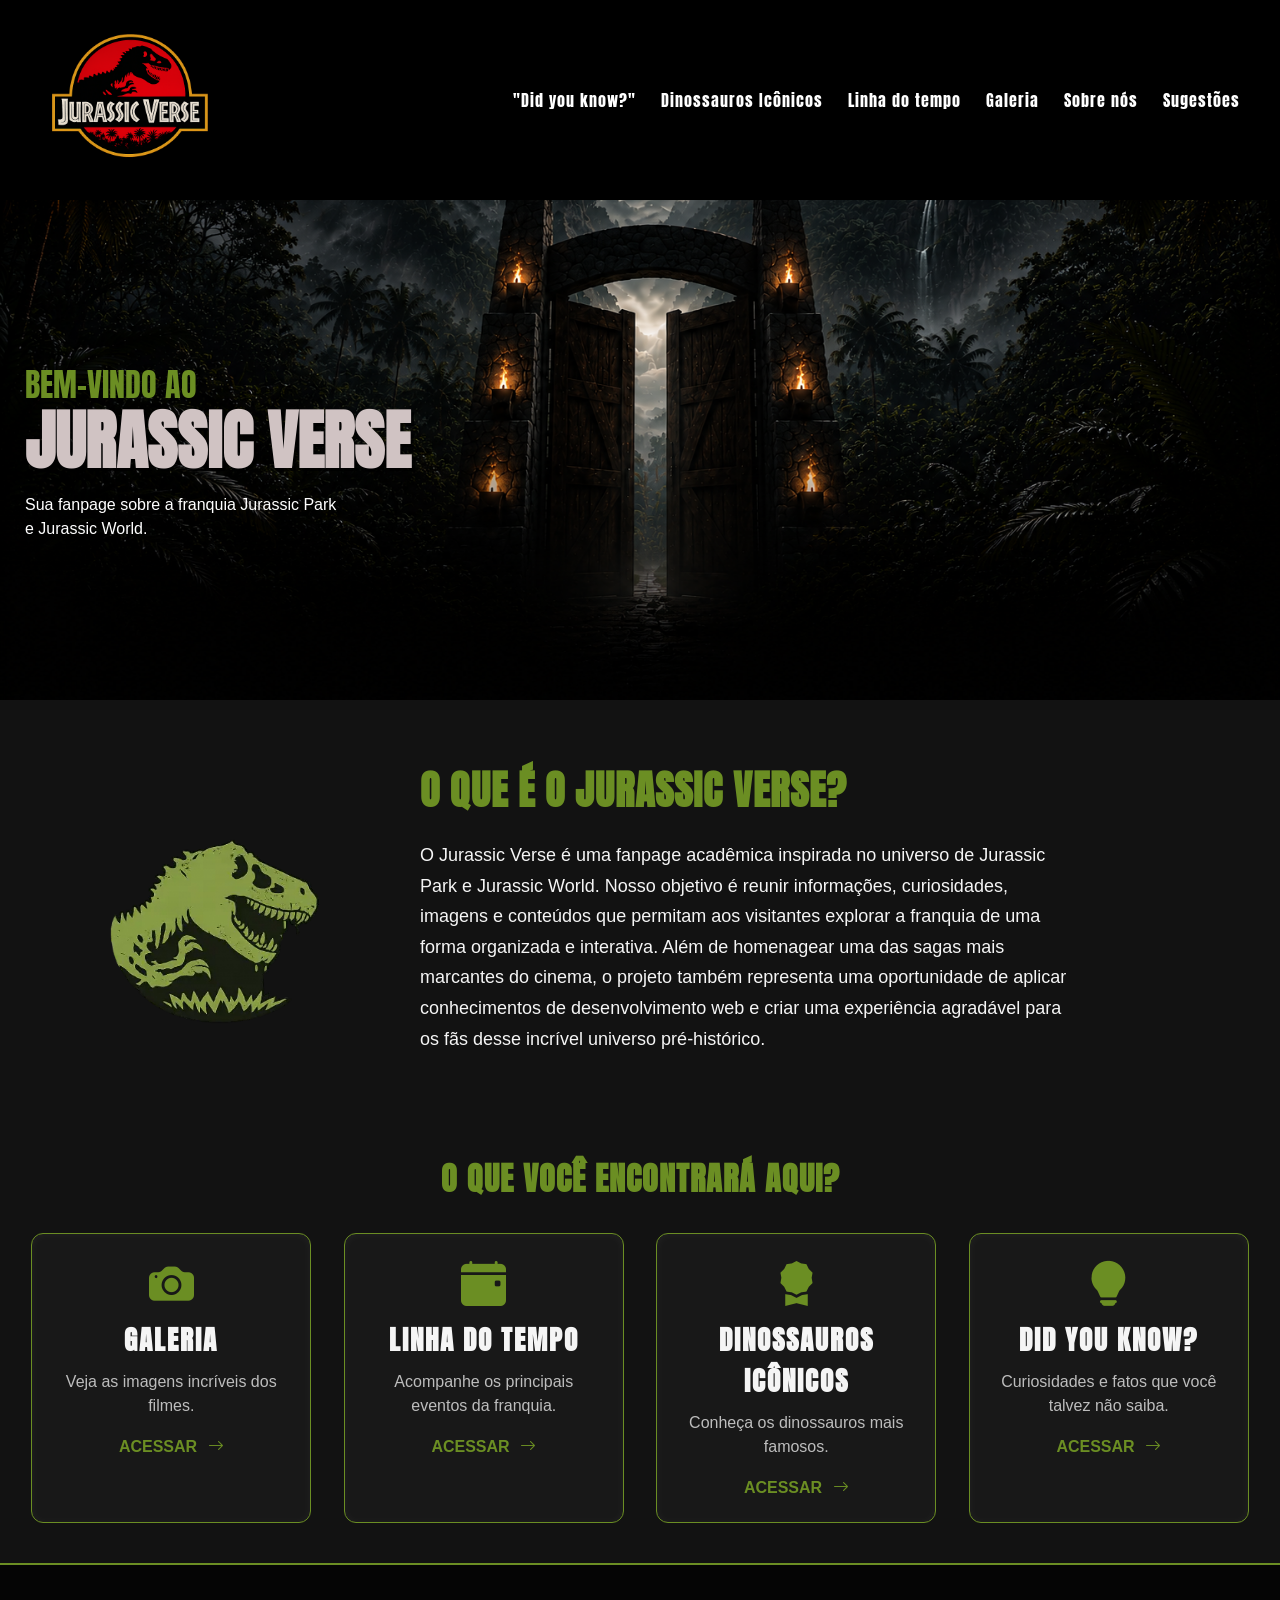
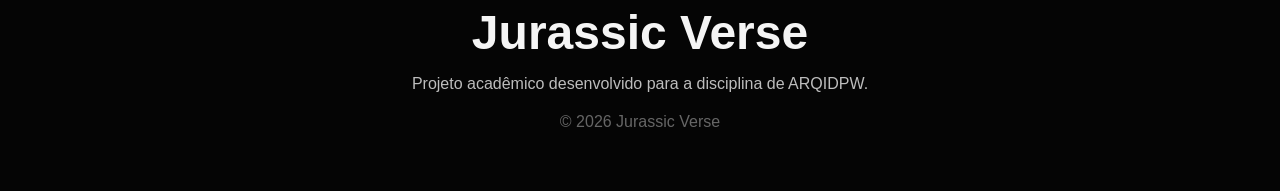
<file: index.html>
<!DOCTYPE html>
<html lang="pt-BR">
<head>
    <!-- Configurações básicas da página -->
    <meta charset="UTF-8">
    <meta name="viewport" content="width=device-width, initial-scale=1.0">
    <title>Jurassic Verse</title>

    <!-- CSS da página inicial -->
    <link rel="stylesheet" href="./css/index.css">

    <!-- CSS global usado em todas as páginas -->
    <link rel="stylesheet" href="./css/global.css">

    <!-- Favicon da página -->
    <link rel="shortcut icon" href="./img/logo.webp" type="image/x-icon">

    <!-- JavaScript do menu hamburguer -->
    <script src="./js/menu.js"></script>

    <!-- Ícones Bootstrap -->
    <link rel="stylesheet" href="https://cdn.jsdelivr.net/npm/bootstrap-icons@1.13.1/font/bootstrap-icons.min.css">

    <!-- Fontes Google utilizadas no projeto -->
    <link rel="preconnect" href="https://fonts.googleapis.com">
    <link rel="preconnect" href="https://fonts.gstatic.com" crossorigin>
    <link href="https://fonts.googleapis.com/css2?family=Anton&family=Bebas+Neue&family=Fjalla+One&family=Skranji:wght@400;700&family=Vina+Sans&display=swap" rel="stylesheet">
</head>

<body>

    <!-- ============================= -->
    <!-- CABEÇALHO DA PÁGINA -->
    <!-- ============================= -->
    <header>

        <!-- Logo principal do site -->
        <img src="./img/logo.webp" class="logo" loading="lazy" alt="Logo Jurassic Fan">

        <!-- Ícone do menu hamburguer, exibido no mobile -->
        <i class="bi bi-list" onclick="clickMenu()"></i>

        <!-- Menu de navegação principal -->
        <nav id="menu">
            <ul id="nav-bar">


                <li><a href="./html/did.html" class="nav-item">"Did you know?"</a></li>
                <li><a href="./html/iconicos.html" class="nav-item">Dinossauros Icônicos</a></li>
                <li><a href="./html/linhadotempo.html" class="nav-item">Linha do tempo</a></li>
                <li><a href="./html/galeria.html" class="nav-item">Galeria</a></li>
                <li><a href="./html/sobre.html" class="nav-item">Sobre nós</a></li>
                <li><a href="./html/sugestoes.html" class="nav-item">Sugestões</a></li>

            </ul>
        </nav>
    </header>


    <!-- ============================= -->
    <!-- CONTEÚDO PRINCIPAL -->
    <!-- ============================= -->
    <main>

        <!-- Banner inicial da Home -->
        <section class="banner-home">
            <p>Bem-vindo ao</p>

            <h1>Jurassic Verse</h1>

            <p>
                Sua fanpage sobre a franquia Jurassic Park e Jurassic World.
            </p>
        </section>


        <!-- Seção de apresentação do projeto -->
        <section class="sobre-home">

            <!-- Ícone visual do T-Rex -->
            <img src="img/icon-t-rex.webp" alt="Logo T-Rex verde">

            <!-- Texto explicando o objetivo da fanpage -->
            <div>
                <h2>O que é o Jurassic Verse?</h2>

                <p>
                    O Jurassic Verse é uma fanpage acadêmica inspirada no universo de Jurassic Park e Jurassic World. 
                    Nosso objetivo é reunir informações, curiosidades, imagens e conteúdos que permitam aos visitantes explorar a franquia de uma forma organizada e interativa. 
                    Além de homenagear uma das sagas mais marcantes do cinema, o projeto também representa uma oportunidade de aplicar conhecimentos de 
                    desenvolvimento web e criar uma experiência agradável para os fãs desse incrível universo pré-histórico.
                </p>
            </div>
        </section>


        <!-- Seção com links para os principais conteúdos do site -->
        <!-- Esta estrutura também funciona como lista exigida no projeto -->
        <section class="conteudo-home">
            <h2>O que você encontrará aqui?</h2>

            <ul>

                <!-- Card  para a página Galeria -->
                <li>
                    <i class="bi bi-camera-fill"></i>

                    <h3>Galeria</h3>

                    <p>
                        Veja as imagens incríveis dos filmes.
                    </p>

                    <a href="./html/galeria.html">
                        Acessar
                        <i class="bi bi-arrow-right"></i>
                    </a>
                </li>


                <!-- Card  para a página Linha do Tempo -->
                <li>
                    <i class="bi bi-calendar-event-fill"></i>

                    <h3>Linha do tempo</h3>

                    <p>
                        Acompanhe os principais eventos da franquia.
                    </p>

                    <a href="./html/linhadotempo.html">
                        Acessar
                        <i class="bi bi-arrow-right"></i>
                    </a>
                </li>


                <!-- Card  para a página Dinossauros Icônicos -->
                <li>
                    <i class="bi bi-award-fill"></i>

                    <h3>Dinossauros Icônicos</h3>

                    <p>
                        Conheça os dinossauros mais famosos.
                    </p>

                    <a href="./html/iconicos.html">
                        Acessar
                        <i class="bi bi-arrow-right"></i>
                    </a>
                </li>


                <!-- Card  para a página de curiosidades -->
                <li>
                    <i class="bi bi-lightbulb-fill"></i>

                    <h3>Did you Know?</h3>

                    <p>
                        Curiosidades e fatos que você talvez não saiba.
                    </p>

                    <a href="./html/did.html">
                        Acessar
                        <i class="bi bi-arrow-right"></i>
                    </a>
                </li>

            </ul>
        </section>

    </main>


    <!-- ============================= -->
    <!-- RODAPÉ DA PÁGINA -->
    <!-- ============================= -->
    <footer>

        <h3>Jurassic Verse</h3>

        <p>
            Projeto acadêmico desenvolvido para a disciplina
            de ARQIDPW.
        </p>

        <p class="copyright">
            &copy; 2026 Jurassic Verse
        </p>

    </footer>

</body>
</html>
</file>
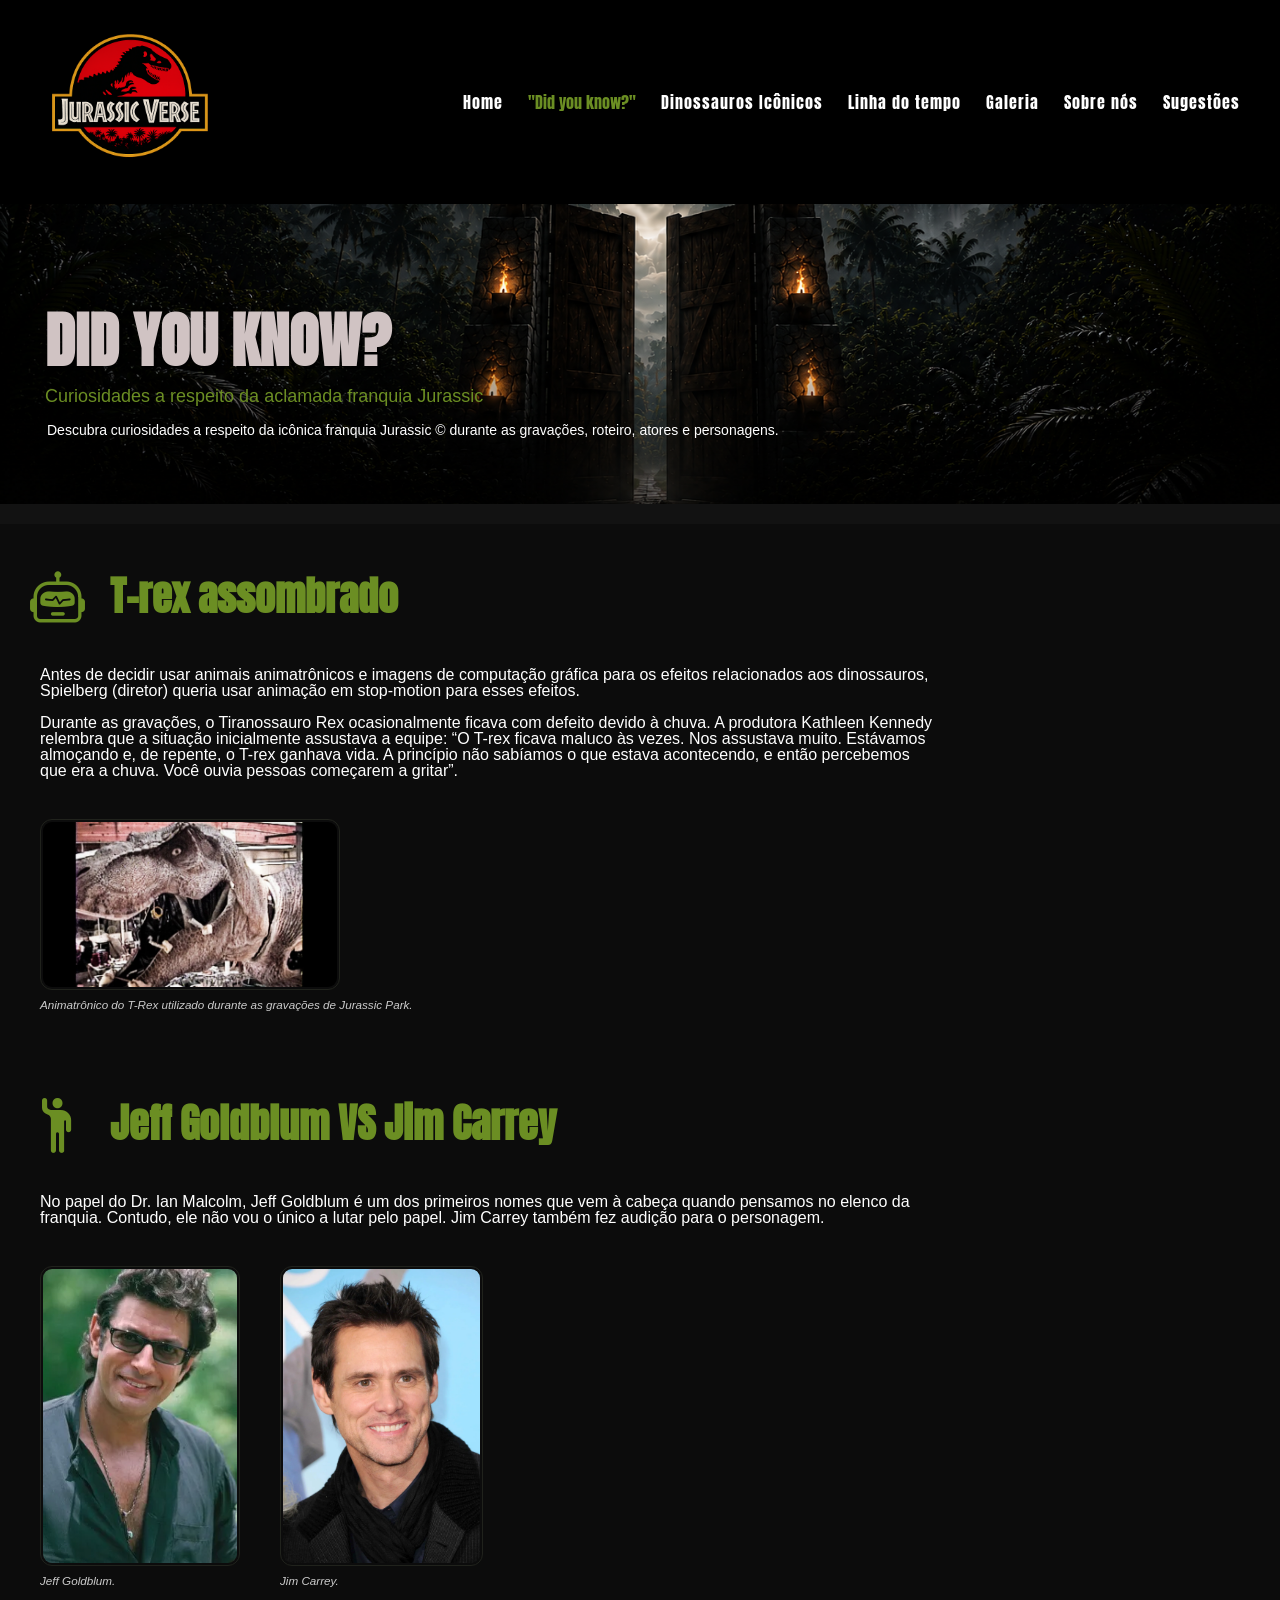
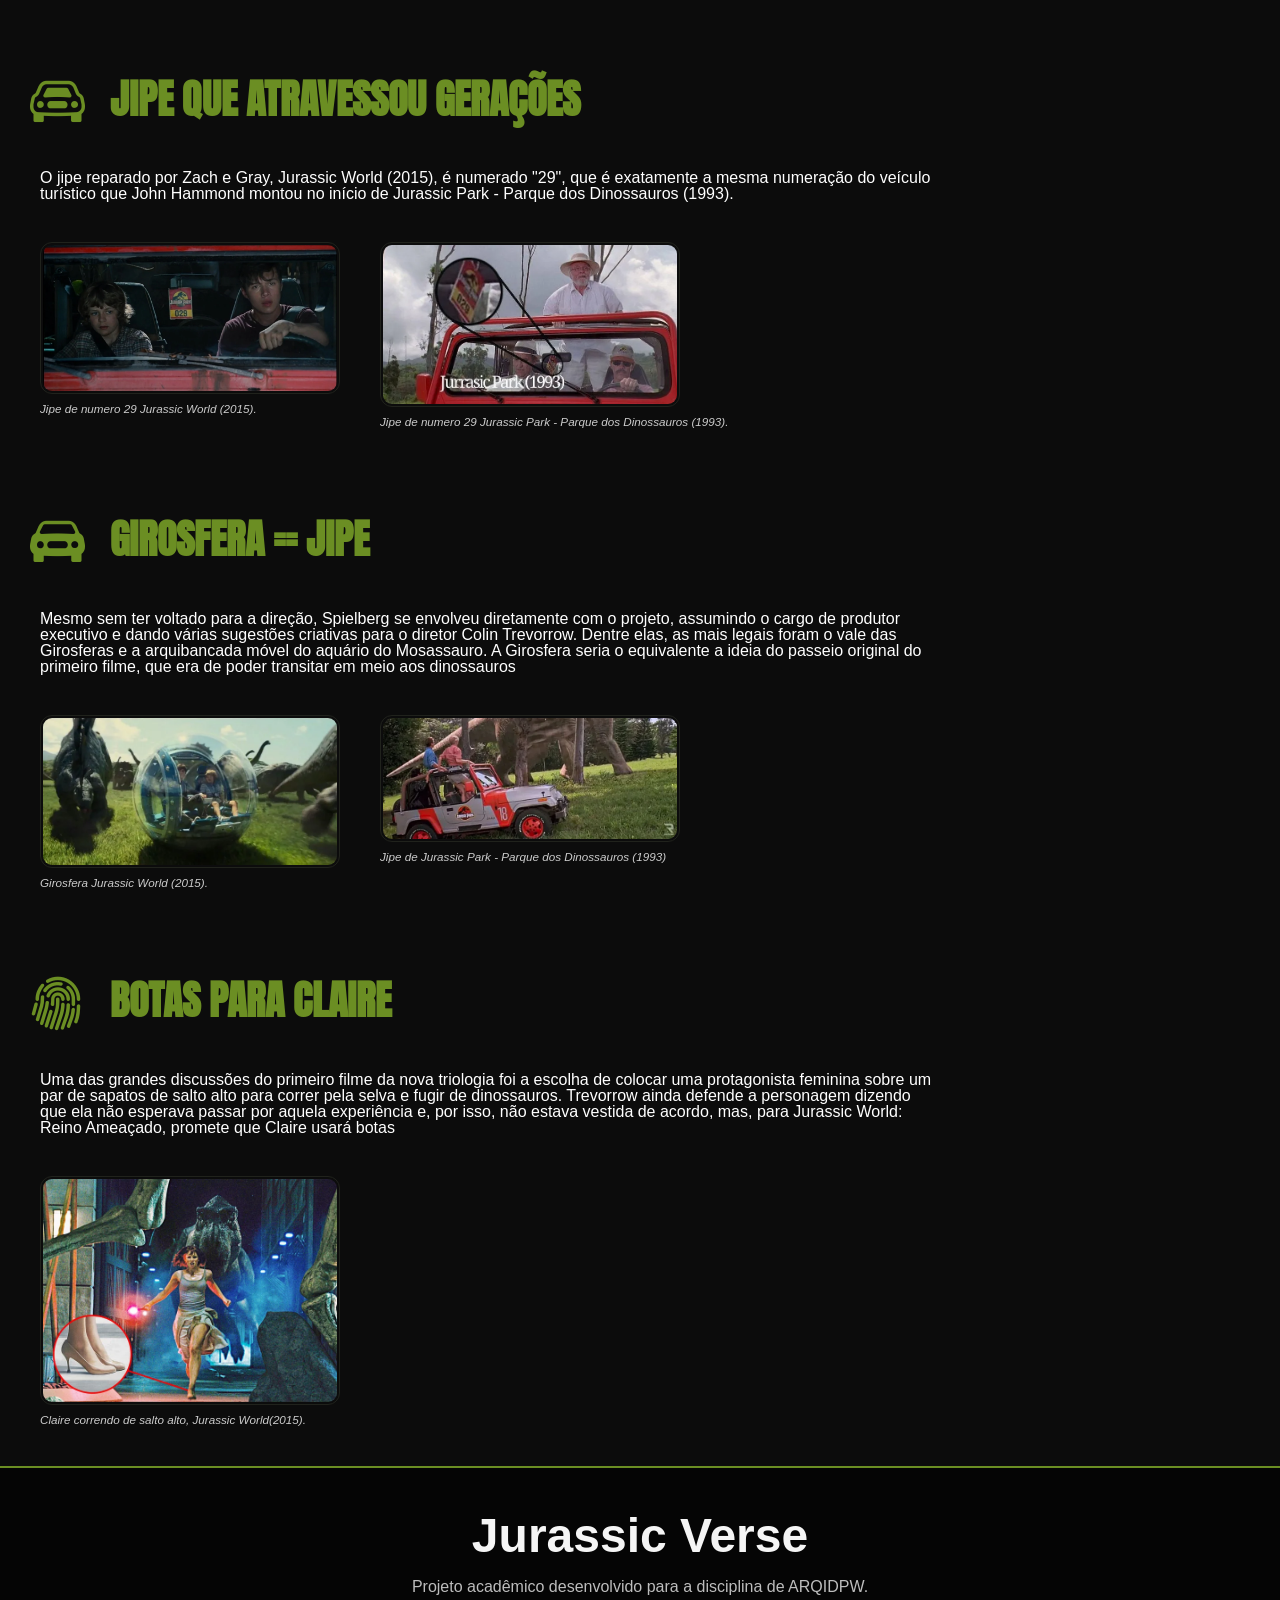
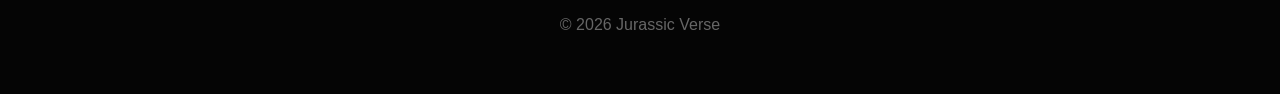
<file: html/did.html>
<!DOCTYPE html>
<html lang="pt-BR">
<head>
    <!-- Configurações básicas da página -->
    <meta charset="UTF-8">
    <meta name="viewport" content="width=device-width, initial-scale=1.0">
    <title>Jurassic Verse - "Did you know?"</title>
    <!-- favicon -->
    <link rel="shortcut icon" href="../img/logo.webp" type="image/x-icon">
    <!-- CSS da página -->
    <link rel="stylesheet" href="../css/did.css">
    <link rel="stylesheet" href="../css/global.css">

    <!-- JavaScript do menu hamburguer da página -->
    <script src="../js/menu.js"></script>

    <!-- Ícones Bootstrap -->
    <link rel="stylesheet" href="https://cdn.jsdelivr.net/npm/bootstrap-icons@1.13.1/font/bootstrap-icons.min.css">

    <!-- Fontes Google -->
    <link rel="preconnect" href="https://fonts.googleapis.com">
    <link rel="preconnect" href="https://fonts.gstatic.com" crossorigin>

    <link href="https://fonts.googleapis.com/css2?family=Anton&family=Bebas+Neue&family=Fjalla+One&family=Skranji:wght@400;700&family=Vina+Sans&display=swap" rel="stylesheet">
</head>

<body>

    <!-- Cabeçalho da página -->
    <header>
        <a href="../index.html"><img src="../img/logo.webp" class="logo" loading="lazy" alt="Logo Jurassic Fan"></a>

        <!-- Ícone do menu mobile -->
        <i class="bi bi-list" onclick="clickMenu()"></i>

        <!-- Menu de navegação -->
        <nav id="menu">
            <ul id="nav-bar">
                <li ><a href="../index.html" class="nav-item" >Home</a></li>
                <li class="nav-item-selected">"Did you know?"</li>
                <li ><a href="./iconicos.html" class="nav-item" >Dinossauros Icônicos</a></li>
                <li ><a href="./linhadotempo.html" class="nav-item" >Linha do tempo</a></li>
                <li ><a href="./galeria.html" class="nav-item">Galeria</a></li>
                <li ><a href="./sobre.html"  class="nav-item">Sobre nós</a></li>
                <li ><a href="./sugestoes.html" class="nav-item">Sugestões</a></li>
            </ul>
        </nav>
    </header>

    <!-- Conteúdo principal -->
    <main>
        <!-- Banner da galeria -->
        <section class="banner-galeria">
            <h1>DID YOU KNOW?</h1>
            <p id="paragrafo-verde">
                Curiosidades a respeito da aclamada franquia Jurassic
            </p>
            <p id="descricao">
                Descubra curiosidades a respeito da icônica franquia Jurassic &copy; durante as gravações, roteiro, atores e personagens.            
            </p>
        </section>

         <!-- curiosidades  -->
        
        <section class="curiosidade">
            <h2><i class="bi bi-robot"></i>T-rex assombrado</h2>

            <p>
                Antes de decidir usar animais animatrônicos e imagens de computação gráfica para os efeitos relacionados aos dinossauros, Spielberg (diretor) queria usar animação em stop-motion para esses efeitos.
                <br><br>
                Durante as gravações, o Tiranossauro Rex ocasionalmente ficava com defeito devido à chuva. A produtora Kathleen Kennedy relembra que a situação inicialmente assustava a equipe: “O T-rex ficava maluco às vezes. Nos assustava muito. Estávamos almoçando e, de repente, o T-rex ganhava vida. A princípio não sabíamos o que estava acontecendo, e então percebemos que era a chuva. Você ouvia pessoas começarem a gritar”.
            </p>

            <figure>
                <img src="../img/did-you-know/animatronico-jurassic-1.webp" alt="Animatrônico do T-Rex durante as gravações">
                <figcaption>
                    Animatrônico do T-Rex utilizado durante as gravações de Jurassic Park.
                </figcaption>
            </figure>
        </section>
        <section class="curiosidade">
            <h2><i class="bi bi-person-raised-hand"></i>Jeff Goldblum VS Jim Carrey</h2>

            <p>
                No papel do Dr. Ian Malcolm, Jeff Goldblum é um dos primeiros nomes que vem à cabeça quando pensamos no elenco da franquia. Contudo, ele não vou o único a lutar pelo papel. Jim Carrey também fez audição para o personagem.
            </p>
            <div class="imgs">
                <figure>
                <img class="imagem-retrato" src="../img/did-you-know/jeff goldblum.webp" alt="Jeff Goldblum">
                <figcaption>
                    Jeff Goldblum.
                </figcaption>
            </figure>
            <figure>
                <img class="imagem-retrato" src="../img/did-you-know/jim-carrey.webp" alt="Jim Carrey">
                <figcaption>
                    Jim Carrey.
                </figcaption>
            </div>
            
        </section>
        <section class="curiosidade">
            <h2><i class="bi bi-car-front"></i>JIPE QUE ATRAVESSOU GERAÇÕES</h2>

            <p>
                O jipe reparado por Zach e Gray, Jurassic World (2015), é numerado "29", que é exatamente a mesma numeração do veículo turístico que John Hammond montou no início de Jurassic Park - Parque dos Dinossauros (1993).
            </p>
            <div class="imgs">
            <figure>
                <img src="../img/did-you-know/jipe-1.webp" alt="Jurassic World (2015)">
                <figcaption>
                    Jipe de numero 29 Jurassic World (2015).
                </figcaption>
            </figure>
            <figure>
                <img src="../img/did-you-know/jipe-2.webp" alt="Jurassic Park - Parque dos Dinossauros (1993)">
                <figcaption>
                    Jipe de numero 29 Jurassic Park - Parque dos Dinossauros (1993).
                </figcaption>
            </div>
            
        </section>

        <section class="curiosidade">
            <h2><i class="bi bi-car-front-fill"></i>GIROSFERA == JIPE</h2>

            <p>
                Mesmo sem ter voltado para a direção, Spielberg se envolveu diretamente com o projeto, assumindo o cargo de produtor executivo e dando várias sugestões criativas para o diretor Colin Trevorrow. Dentre elas, as mais legais foram o vale das Girosferas e a arquibancada móvel do aquário do Mosassauro. A Girosfera seria o equivalente a ideia do passeio original do primeiro filme, que era de poder transitar em meio aos dinossauros
            </p>
            <div class="imgs">
                <figure>
                    <img src="../img/did-you-know/girosfera.webp" alt="Jurassic World (2015)">
                    <figcaption>
                        Girosfera Jurassic World (2015).
                    </figcaption>
                </figure>
                <figure>
                    <img src="../img/did-you-know/jipe-3.webp" alt="Jurassic Park - Parque dos Dinossauros (1993)">
                    <figcaption>
                        Jipe de Jurassic Park - Parque dos Dinossauros (1993)
                    </figcaption>
                </figure>
            </div>
            
        </section>
        <section class="curiosidade">
            <h2><i class="bi bi-fingerprint"></i>BOTAS PARA CLAIRE</h2>

            <p>
                Uma das grandes discussões do primeiro filme da nova triologia foi a escolha de colocar uma protagonista feminina sobre um par de sapatos de salto alto para correr pela selva e fugir de dinossauros. Trevorrow ainda defende a personagem dizendo que ela não esperava passar por aquela experiência e, por isso, não estava vestida de acordo, mas, para Jurassic World: Reino Ameaçado, promete que Claire usará botas
            </p>
            
            <figure>
                <img src="../img/did-you-know/claire-de-saltos.webp" alt="Jurassic World (2015)">
                <figcaption>
                    Claire correndo de salto alto, Jurassic World(2015).
                </figcaption>
            </figure>
            
            
            
        </section>
    </main>

    <!-- Rodapé da página -->
    <footer>

        <h3>Jurassic Verse</h3>

        <p>
            Projeto acadêmico desenvolvido para a disciplina
            de ARQIDPW.
        </p>

        <p class="copyright">
            &copy; 2026 Jurassic Verse
        </p>

    </footer>

    <!-- Script do menu mobile -->
    <script>
        function clickMenu() {
            if (menu.style.display == 'block') {
                menu.style.display = 'none'
            }
            else {
                menu.style.display = 'block'
            }
        }
    </script>

</body>
</html>
</file>
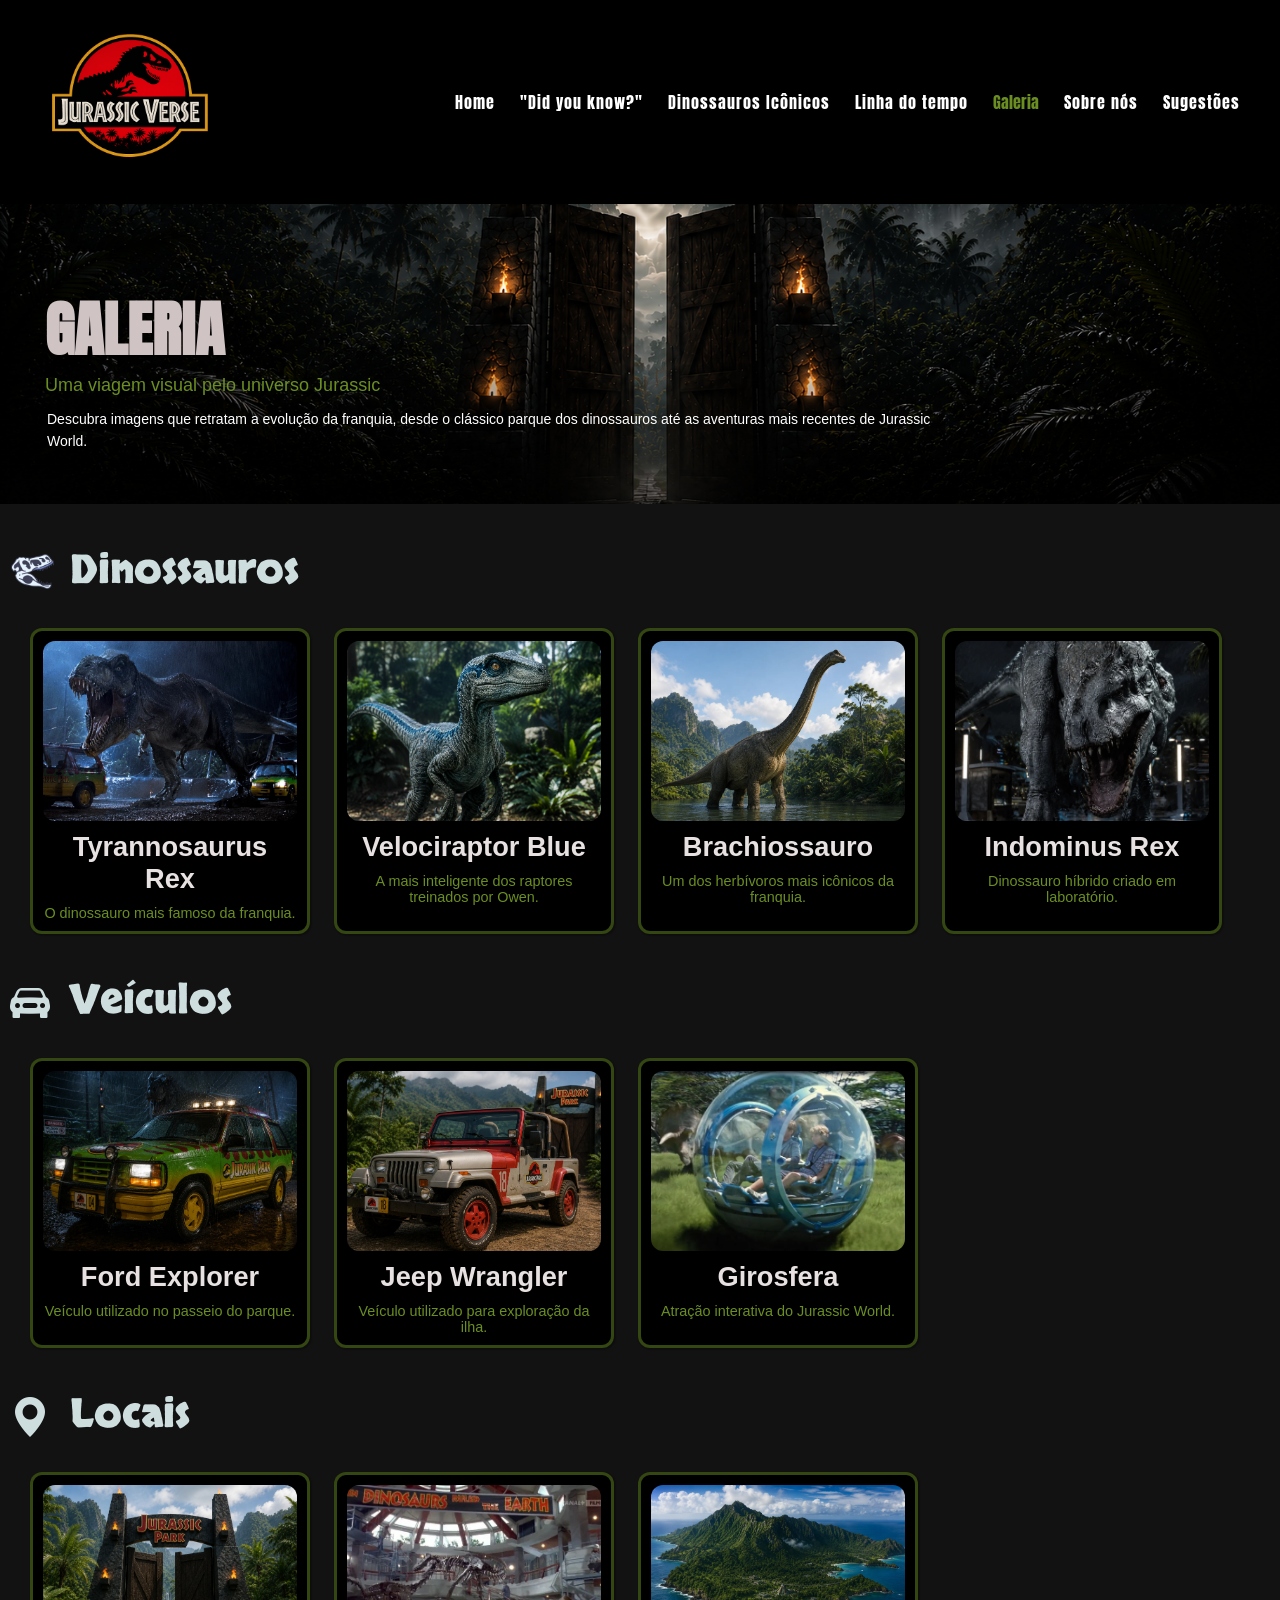
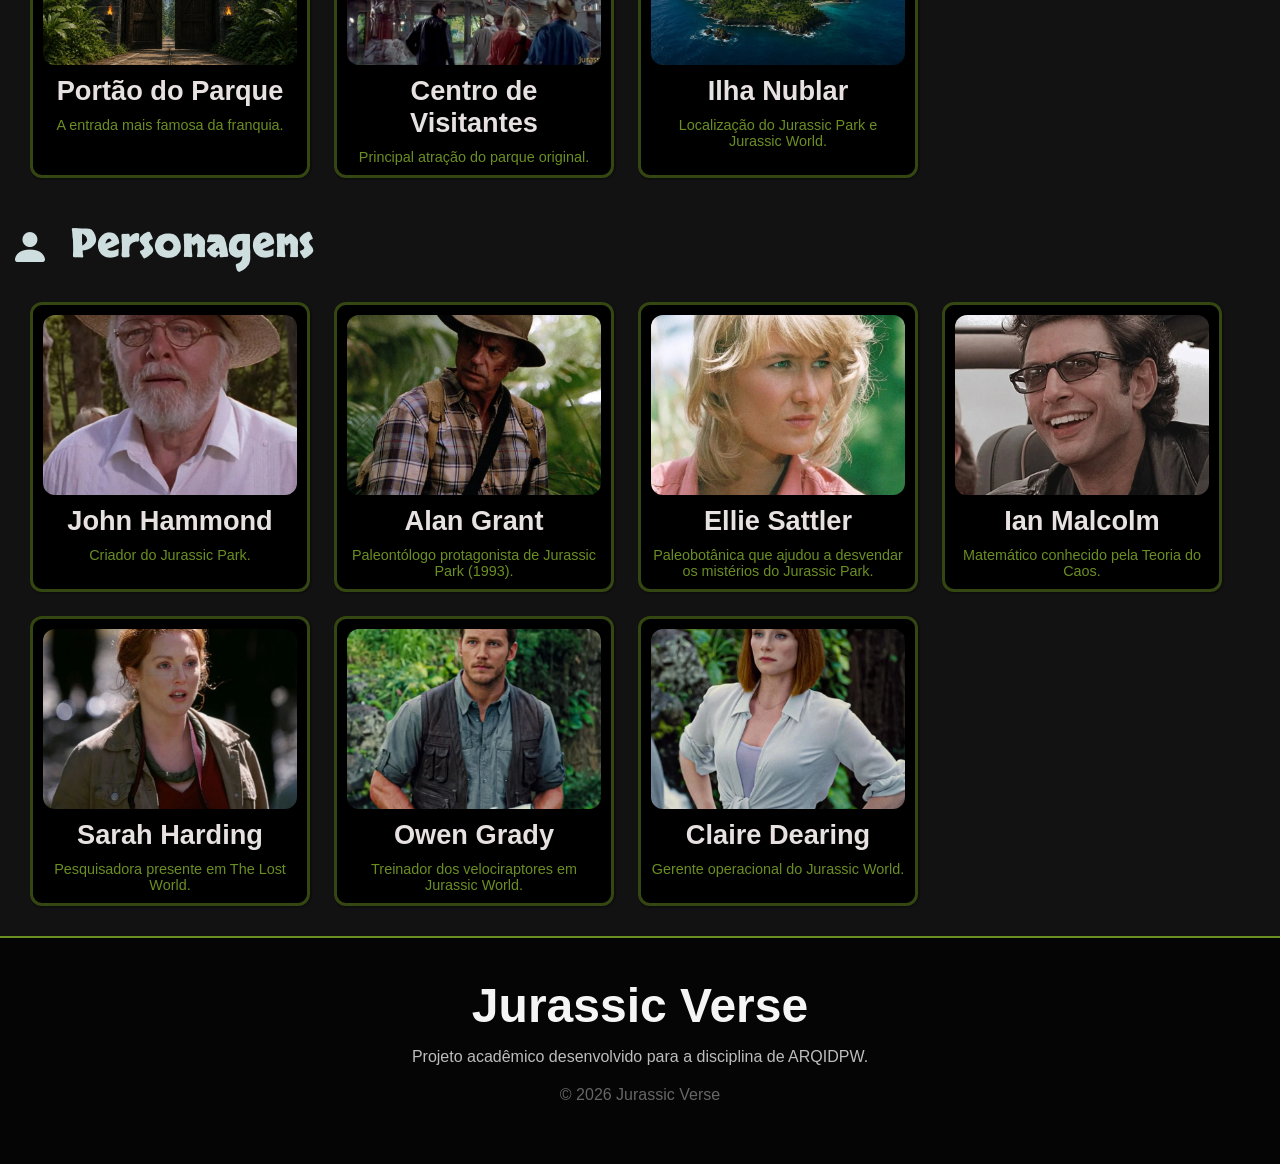
<file: html/galeria.html>
<!DOCTYPE html>
<html lang="pt-BR">
<head>
    <!-- Configurações básicas da página -->
    <meta charset="UTF-8">
    <meta name="viewport" content="width=device-width, initial-scale=1.0">
    <title>Jurassic Verse - Galeria</title>

    <!-- CSS da página -->
    <link rel="stylesheet" href="../css/galeria.css">
    <link rel="stylesheet" href="../css/global.css">

    <!-- favicon -->
    <link rel="shortcut icon" href="../img/logo.webp" type="image/x-icon">

    <!-- JavaScript do menu hamburguer da página -->
    <script src="../js/menu.js"></script>

    <!-- Ícones Bootstrap -->
    <link rel="stylesheet" href="https://cdn.jsdelivr.net/npm/bootstrap-icons@1.13.1/font/bootstrap-icons.min.css">

    <!-- Fontes Google -->
    <link rel="preconnect" href="https://fonts.googleapis.com">
    <link rel="preconnect" href="https://fonts.gstatic.com" crossorigin>

    <link href="https://fonts.googleapis.com/css2?family=Anton&family=Bebas+Neue&family=Fjalla+One&family=Skranji:wght@400;700&family=Vina+Sans&display=swap" rel="stylesheet">
</head>

<body>

    <!-- Cabeçalho da página -->
    <header>
        <a href="../index.html"><img src="../img/logo.webp" class="logo" loading="lazy" alt="Logo Jurassic Fan"></a>

        <!-- Ícone do menu mobile -->
        <i class="bi bi-list" onclick="clickMenu()"></i>

        <!-- Menu de navegação -->
        
        <nav id="menu">
            <ul id="nav-bar">
                <li ><a href="../index.html" class="nav-item" >Home</a></li>
                <li><a href="./did.html" class="nav-item">"Did you know?"</a></li>
                <li ><a href="./iconicos.html" class="nav-item" >Dinossauros Icônicos</a></li>
                <li ><a href="./linhadotempo.html" class="nav-item" >Linha do tempo</a></li>
                <li class="nav-item-selected">Galeria</li>
                <li ><a href="./sobre.html"  class="nav-item">Sobre nós</a></li>
                <li ><a href="./sugestoes.html" class="nav-item">Sugestões</a></li>
            </ul>
        </nav>
    
    </header>

    <!-- Conteúdo principal -->
    <main>

        <!-- Banner da galeria -->
        <section class="banner-galeria">
            <h1>GALERIA</h1>
            <p id="paragrafo-verde">
                Uma viagem visual pelo universo Jurassic
            </p>
            <p id="descricao">
                Descubra imagens que retratam a evolução da franquia, desde o clássico parque dos dinossauros até as aventuras mais recentes de Jurassic World.            
            </p>
        </section>

        <!-- Seção de dinossauros -->
        <h2>
            <img src="../img/fossil.png" loading="lazy" alt="">
            Dinossauros
        </h2>

        <section id="dinossauros">

            <article class="card">
                <img src="../img/galeria/t-rex.webp" loading="lazy" alt="T-Rex">
                <h3>Tyrannosaurus Rex</h3>
                <p>O dinossauro mais famoso da franquia.</p>
            </article>

            <article class="card">
                <img src="../img/galeria/velociraptor.webp" loading="lazy" alt="Velociraptor Blue">
                <h3>Velociraptor Blue</h3>
                <p>A mais inteligente dos raptores treinados por Owen.</p>
            </article>

            <article class="card">
                <img src="../img/galeria/brachiossauro.webp" loading="lazy" alt="Brachiossauro">
                <h3>Brachiossauro</h3>
                <p>Um dos herbívoros mais icônicos da franquia.</p>
            </article>

            <article class="card">
                <img src="../img/galeria/indominus.webp" loading="lazy" alt="Indominus Rex">
                <h3>Indominus Rex</h3>
                <p>Dinossauro híbrido criado em laboratório.</p>
            </article>

        </section>

        <!-- Seção de veículos -->
        <h2>
            <i class="bi bi-car-front-fill"></i>
            Veículos
        </h2>

        <section id="veiculos">

            <article class="card">
                <img src="../img/galeria/explorer.webp" loading="lazy" alt="Ford Explorer">
                <h3>Ford Explorer</h3>
                <p>Veículo utilizado no passeio do parque.</p>
            </article>

            <article class="card">
                <img src="../img/galeria/jeep.webp" loading="lazy" alt="Jeep Wrangler">
                <h3>Jeep Wrangler</h3>
                <p>Veículo utilizado para exploração da ilha.</p>
            </article>

            <article class="card">
                <img src="../img/galeria/girosfera.webp" loading="lazy" alt="Girosfera">
                <h3>Girosfera</h3>
                <p>Atração interativa do Jurassic World.</p>
            </article>

        </section>

        <!-- Seção de locais -->
        <h2>
            <i class="bi bi-geo-alt-fill"></i>
            Locais
        </h2>

        <section id="locais">

            <article class="card">
                <img src="../img/galeria/entrada.webp" loading="lazy" alt="Portão do Parque">
                <h3>Portão do Parque</h3>
                <p>A entrada mais famosa da franquia.</p>
            </article>

            <article class="card">
                <img src="../img/galeria/centro-visitantes.webp" loading="lazy" alt="Centro de Visitantes">
                <h3>Centro de Visitantes</h3>
                <p>Principal atração do parque original.</p>
            </article>

            <article class="card">
                <img src="../img/galeria/ilha.webp" loading="lazy" alt="Ilha Nublar">
                <h3>Ilha Nublar</h3>
                <p>Localização do Jurassic Park e Jurassic World.</p>
            </article>

        </section>

        <!-- Seção de personagens -->
        <h2>
            <i class="bi bi-person-fill"></i>
            Personagens
        </h2>

        <section id="personagens">

            <article class="card">
                <img src="../img/galeria/hammond.webp" loading="lazy" alt="John Hammond">
                <h3>John Hammond</h3>
                <p>Criador do Jurassic Park.</p>
            </article>

            <article class="card">
                <img src="../img/galeria/alan-grant.webp" loading="lazy" alt="Alan Grant">
                <h3>Alan Grant</h3>
                <p>Paleontólogo protagonista de Jurassic Park (1993).</p>
            </article>

            <article class="card">
                <img src="../img/galeria/ellie.webp" loading="lazy" alt="Ellie Sattler">
                <h3>Ellie Sattler</h3>
                <p>Paleobotânica que ajudou a desvendar os mistérios do Jurassic Park.</p>
            </article>

            <article class="card">
                <img src="../img/galeria/ian-malcolm.webp" loading="lazy" alt="Ian Malcolm">
                <h3>Ian Malcolm</h3>
                <p>Matemático conhecido pela Teoria do Caos.</p>
            </article>

            <article class="card">
                <img src="../img/galeria/sarah.webp" loading="lazy" alt="Sarah Harding">
                <h3>Sarah Harding</h3>
                <p>Pesquisadora presente em The Lost World.</p>
            </article>

            <article class="card">
                <img src="../img/galeria/owen.webp" loading="lazy" alt="Owen Grady">
                <h3>Owen Grady</h3>
                <p>Treinador dos velociraptores em Jurassic World.</p>
            </article>

            <article class="card">
                <img src="../img/galeria/claire.webp" loading="lazy" alt="Claire Dearing">
                <h3>Claire Dearing</h3>
                <p>Gerente operacional do Jurassic World.</p>
            </article>

        </section>

    </main>

    <!-- Rodapé da página -->
    <footer>

        <h3>Jurassic Verse</h3>

        <p>
            Projeto acadêmico desenvolvido para a disciplina
            de ARQIDPW.
        </p>

        <p class="copyright">
            &copy; 2026 Jurassic Verse
        </p>

    </footer>

</body>
</html>
</file>
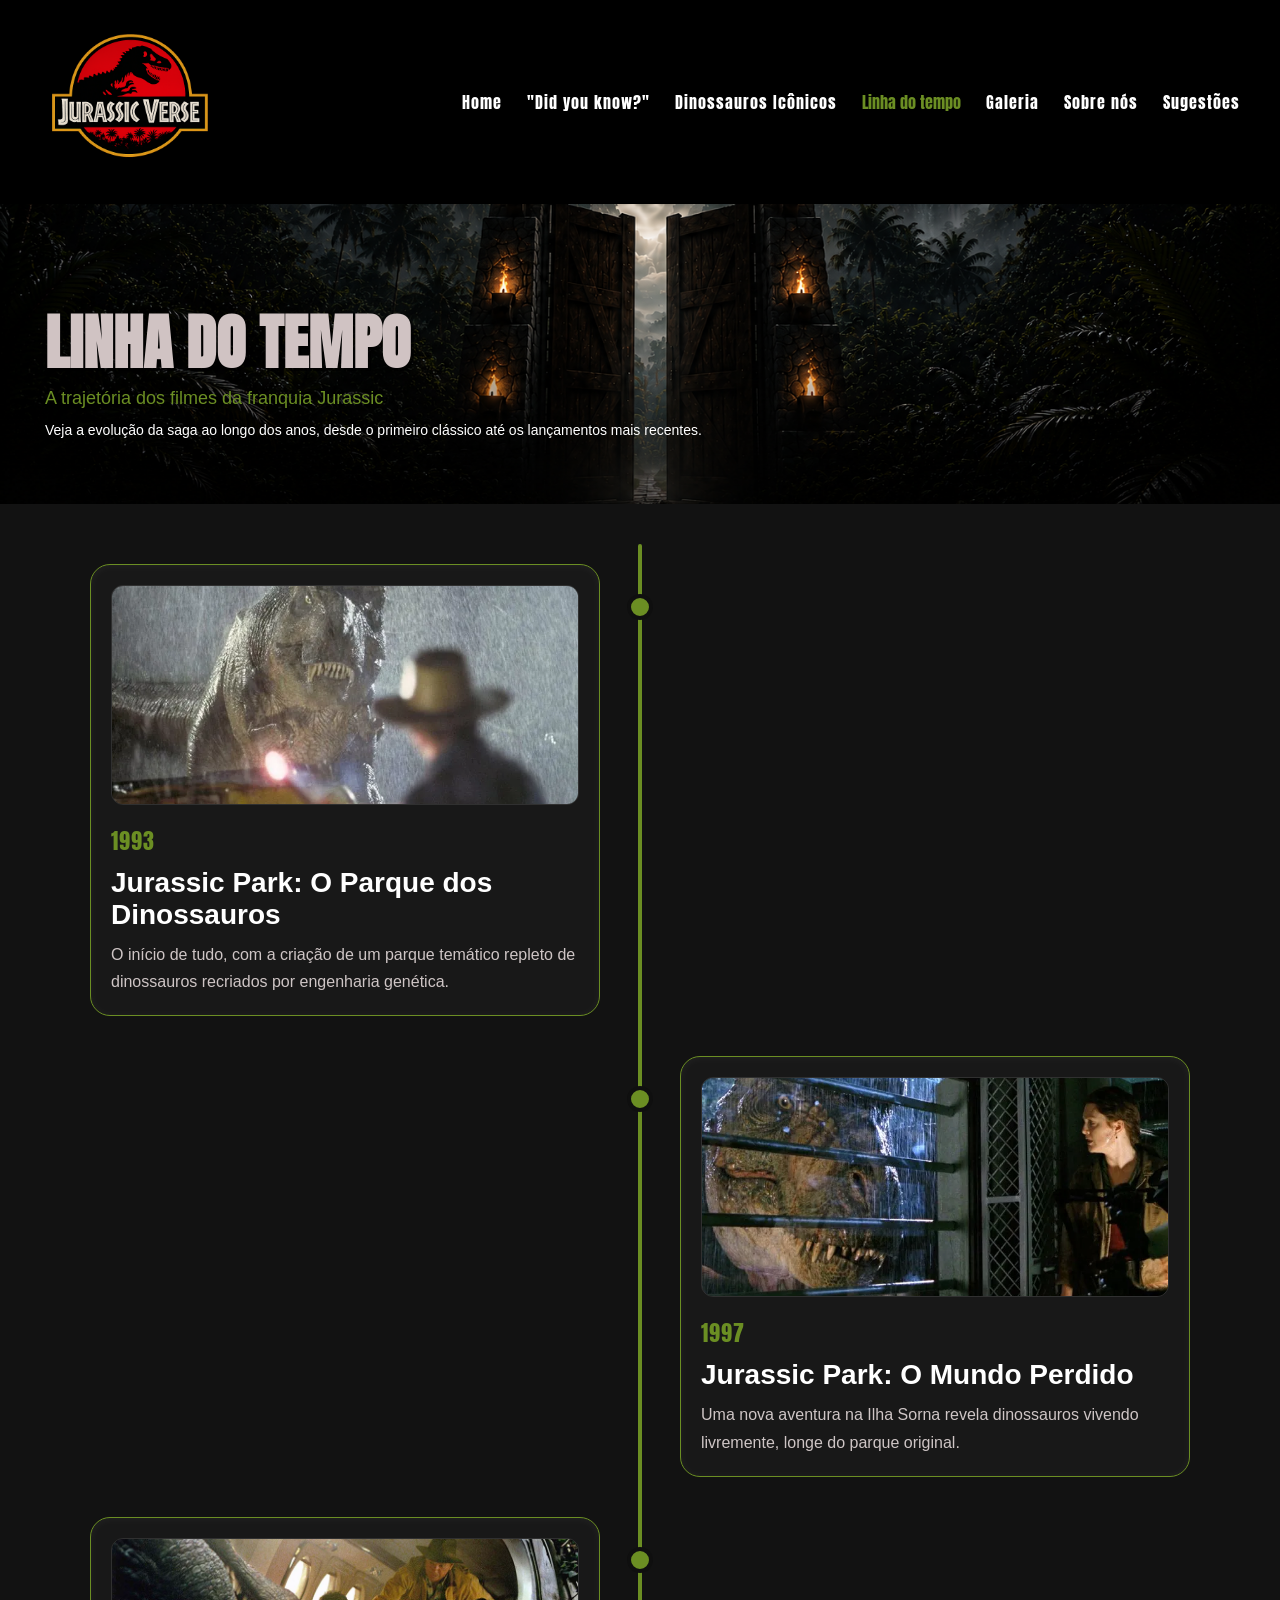
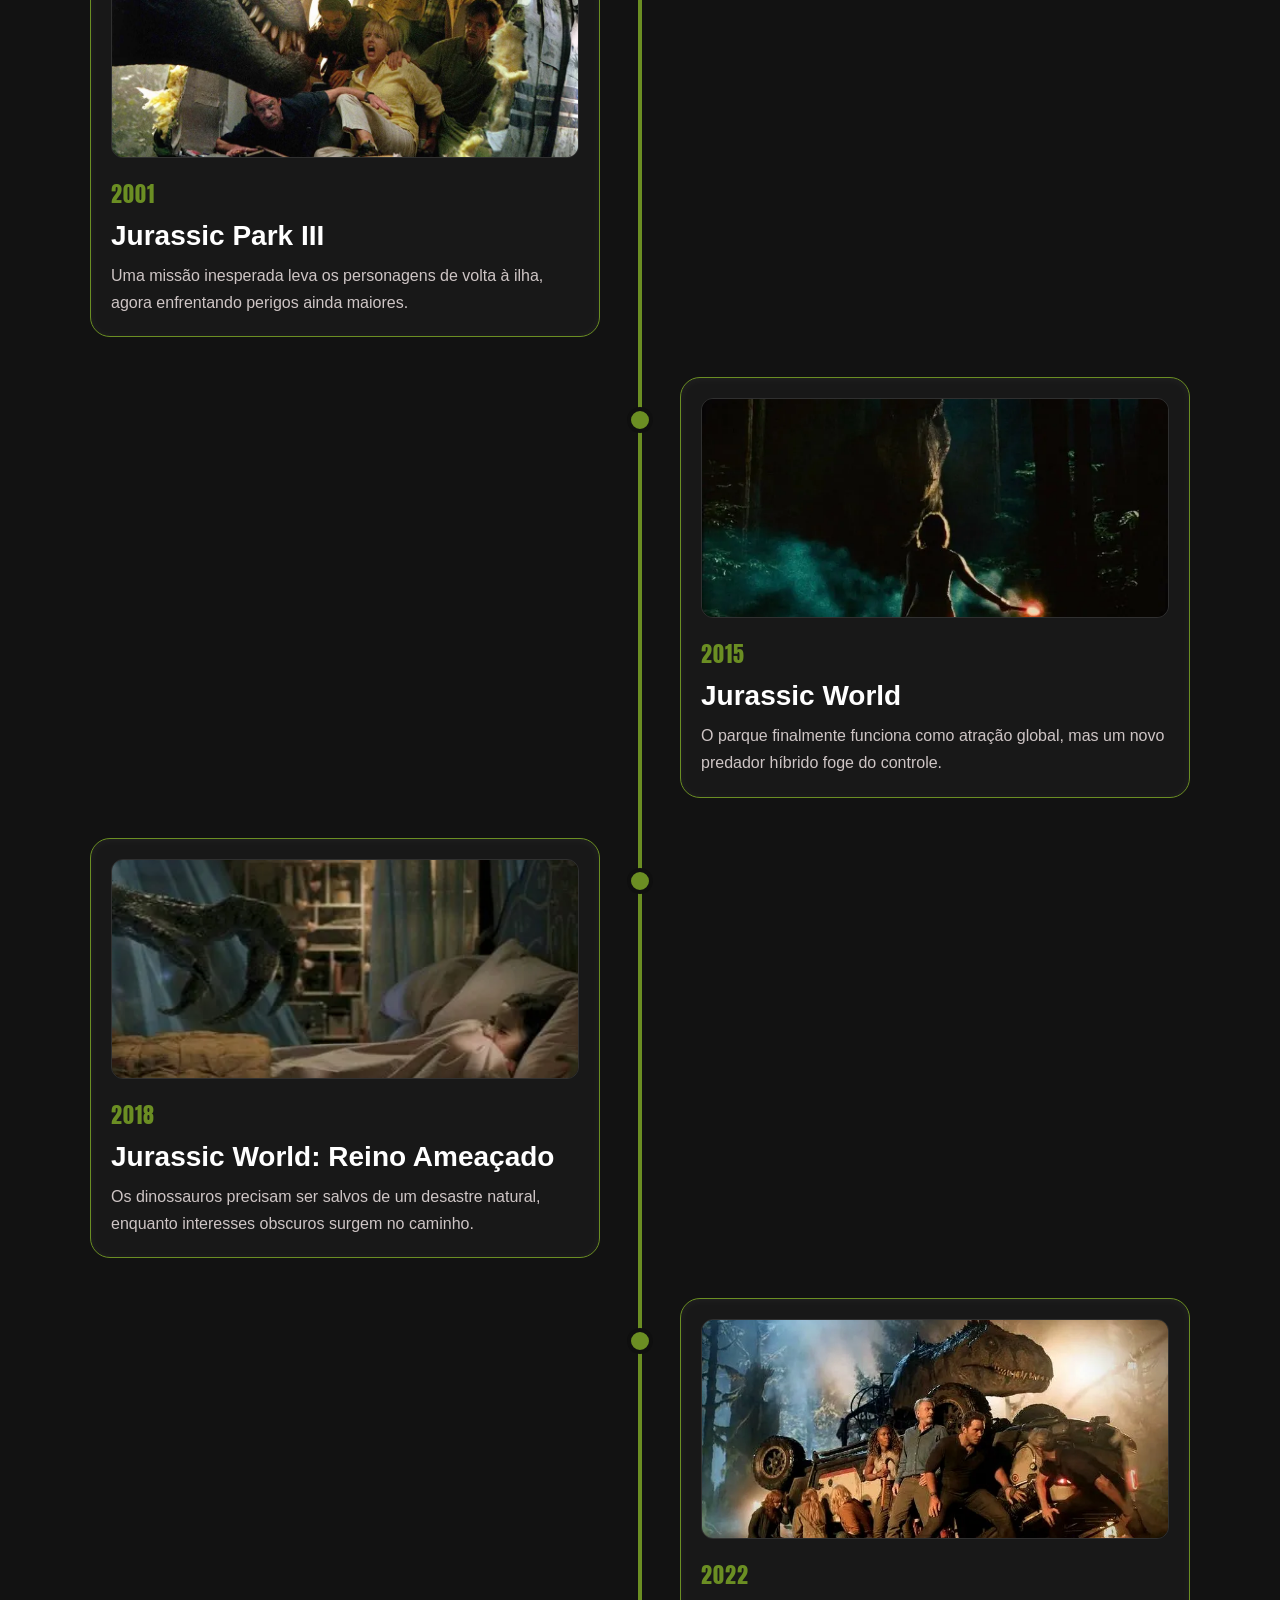
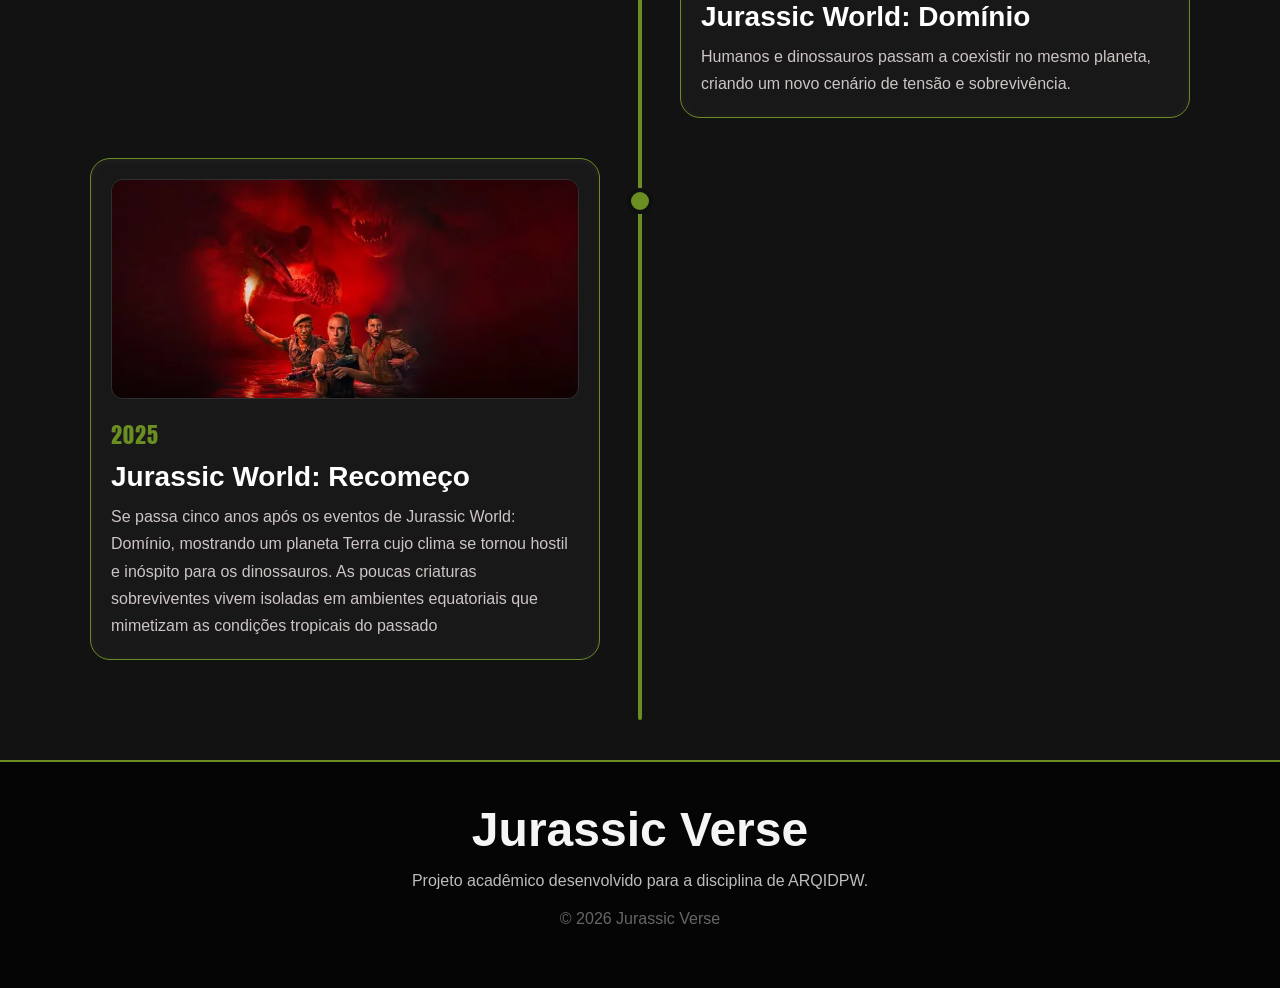
<file: html/linhadotempo.html>
<!DOCTYPE html>
<html lang="pt-BR">
<head>
    <meta charset="UTF-8">
    <meta name="viewport" content="width=device-width, initial-scale=1.0">
    <title>Jurassic Verse - Linha do Tempo</title>

    <link rel="stylesheet" href="../css/linhadotempo.css">
    <link rel="stylesheet" href="../css/global.css">

    <script src="../js/menu.js"></script>

    <!-- favicon -->
    <link rel="shortcut icon" href="../img/logo.webp" type="image/x-icon">

    <link rel="stylesheet" href="https://cdn.jsdelivr.net/npm/bootstrap-icons@1.13.1/font/bootstrap-icons.min.css">

    <link rel="preconnect" href="https://fonts.googleapis.com">
    <link rel="preconnect" href="https://fonts.gstatic.com" crossorigin>
    <link href="https://fonts.googleapis.com/css2?family=Anton&family=Bebas+Neue&family=Fjalla+One&family=Skranji:wght@400;700&family=Vina+Sans&display=swap" rel="stylesheet">
</head>
<body>

    <header>
        <a href="../index.html"><img src="../img/logo.webp" class="logo" loading="lazy" alt="Logo Jurassic Fan"></a>

        <i class="bi bi-list" onclick="clickMenu()"></i>

        <!-- MENU  -->
        <nav id="menu">
            <ul id="nav-bar">
                <li ><a href="../index.html" class="nav-item" >Home</a></li>
                <li><a href="./did.html" class="nav-item">"Did you know?"</a></li>
                <li ><a href="./iconicos.html" class="nav-item" >Dinossauros Icônicos</a></li>
                <li class="nav-item-selected">Linha do tempo</li>
                <li ><a href="./galeria.html" class="nav-item">Galeria</a></li>
                <li ><a href="./sobre.html"  class="nav-item">Sobre nós</a></li>
                <li ><a href="./sugestoes.html" class="nav-item">Sugestões</a></li>
            </ul>
        </nav>
    </header>

    <main>
        <section class="banner-linhadotempo">
            <h1>LINHA DO TEMPO</h1>
            <p id="paragrafo-verde">
                A trajetória dos filmes da franquia Jurassic
            </p>
            <p id="descricao">
                Veja a evolução da saga ao longo dos anos, desde o primeiro clássico até os lançamentos mais recentes.
            </p>
        </section>

        <section id="linha-do-tempo">

            <article class="filme-card esquerda">
                
                <div class="conteudo-filme">
                    <img src="../img/linhadotempo/jurassic-park.webp" alt="Imagem genérica do filme" class="cena-filme">
                    <span class="ano">1993</span>
                    <h2>Jurassic Park: O Parque dos Dinossauros</h2>
                    <p>O início de tudo, com a criação de um parque temático repleto de dinossauros recriados por engenharia genética.</p>
                </div>
            </article>

            <article class="filme-card direita">
                
                <div class="conteudo-filme">
                    <img src="../img/linhadotempo/jurassic-park-o-mundo-perdido.webp" alt="Jurassic Park: O Mundo Perdido" class="cena-filme">
                    <span class="ano">1997</span>
                    <h2>Jurassic Park: O Mundo Perdido</h2>
                    <p>Uma nova aventura na Ilha Sorna revela dinossauros vivendo livremente, longe do parque original.</p>
                </div>
            </article>

            <article class="filme-card esquerda">
                
                <div class="conteudo-filme">
                    <img src="../img/linhadotempo/jurassic-park-3.webp" alt="Jurassic Park 3" class="cena-filme">
                    <span class="ano">2001</span>
                    <h2>Jurassic Park III</h2>
                    <p>Uma missão inesperada leva os personagens de volta à ilha, agora enfrentando perigos ainda maiores.</p>
                </div>
            </article>

            <article class="filme-card direita">
                
                <div class="conteudo-filme">
                    <img src="../img/linhadotempo/jurassic-world.webp" alt="Jurassic World" class="cena-filme">
                    <span class="ano">2015</span>
                    <h2>Jurassic World</h2>
                    <p>O parque finalmente funciona como atração global, mas um novo predador híbrido foge do controle.</p>
                </div>
            </article>

            <article class="filme-card esquerda">
                
                <div class="conteudo-filme">
                    <img src="../img/linhadotempo/jurassic-world--reino-ameaçado.webp" alt="Jurassic World: Reino Ameaçado" class="cena-filme">
                    <span class="ano">2018</span>
                    <h2>Jurassic World: Reino Ameaçado</h2>
                    <p>Os dinossauros precisam ser salvos de um desastre natural, enquanto interesses obscuros surgem no caminho.</p>
                </div>
            </article>

            <article class="filme-card direita">
                
                <div class="conteudo-filme">
                    <img src="../img/linhadotempo/jurassic-world-dominio.webp" alt="Jurassic World: Domínio" class="cena-filme">
                    <span class="ano">2022</span>
                    <h2>Jurassic World: Domínio</h2>
                    <p>Humanos e dinossauros passam a coexistir no mesmo planeta, criando um novo cenário de tensão e sobrevivência.</p>
                </div>
            </article>

            <article class="filme-card esquerda">
                
                <div class="conteudo-filme">
                    <img src="../img/linhadotempo/jurassic-world-recomeco.webp" alt="Jurassic World: Recomeço" class="cena-filme">
                    <span class="ano">2025</span>
                    <h2>Jurassic World: Recomeço</h2>
                    <p>Se passa cinco anos após os eventos de Jurassic World: Domínio, mostrando um planeta Terra cujo clima se tornou hostil e inóspito para os dinossauros. As poucas criaturas sobreviventes vivem isoladas em ambientes equatoriais que mimetizam as condições tropicais do passado</p>
                </div>
            </article>
        </section>
    </main>

    <footer>
        <h3>Jurassic Verse</h3>
        <p>
            Projeto acadêmico desenvolvido para a disciplina
            de ARQIDPW.
        </p>
        <p class="copyright">
            &copy; 2026 Jurassic Verse
        </p>
    </footer>

</body>
</html>
</file>
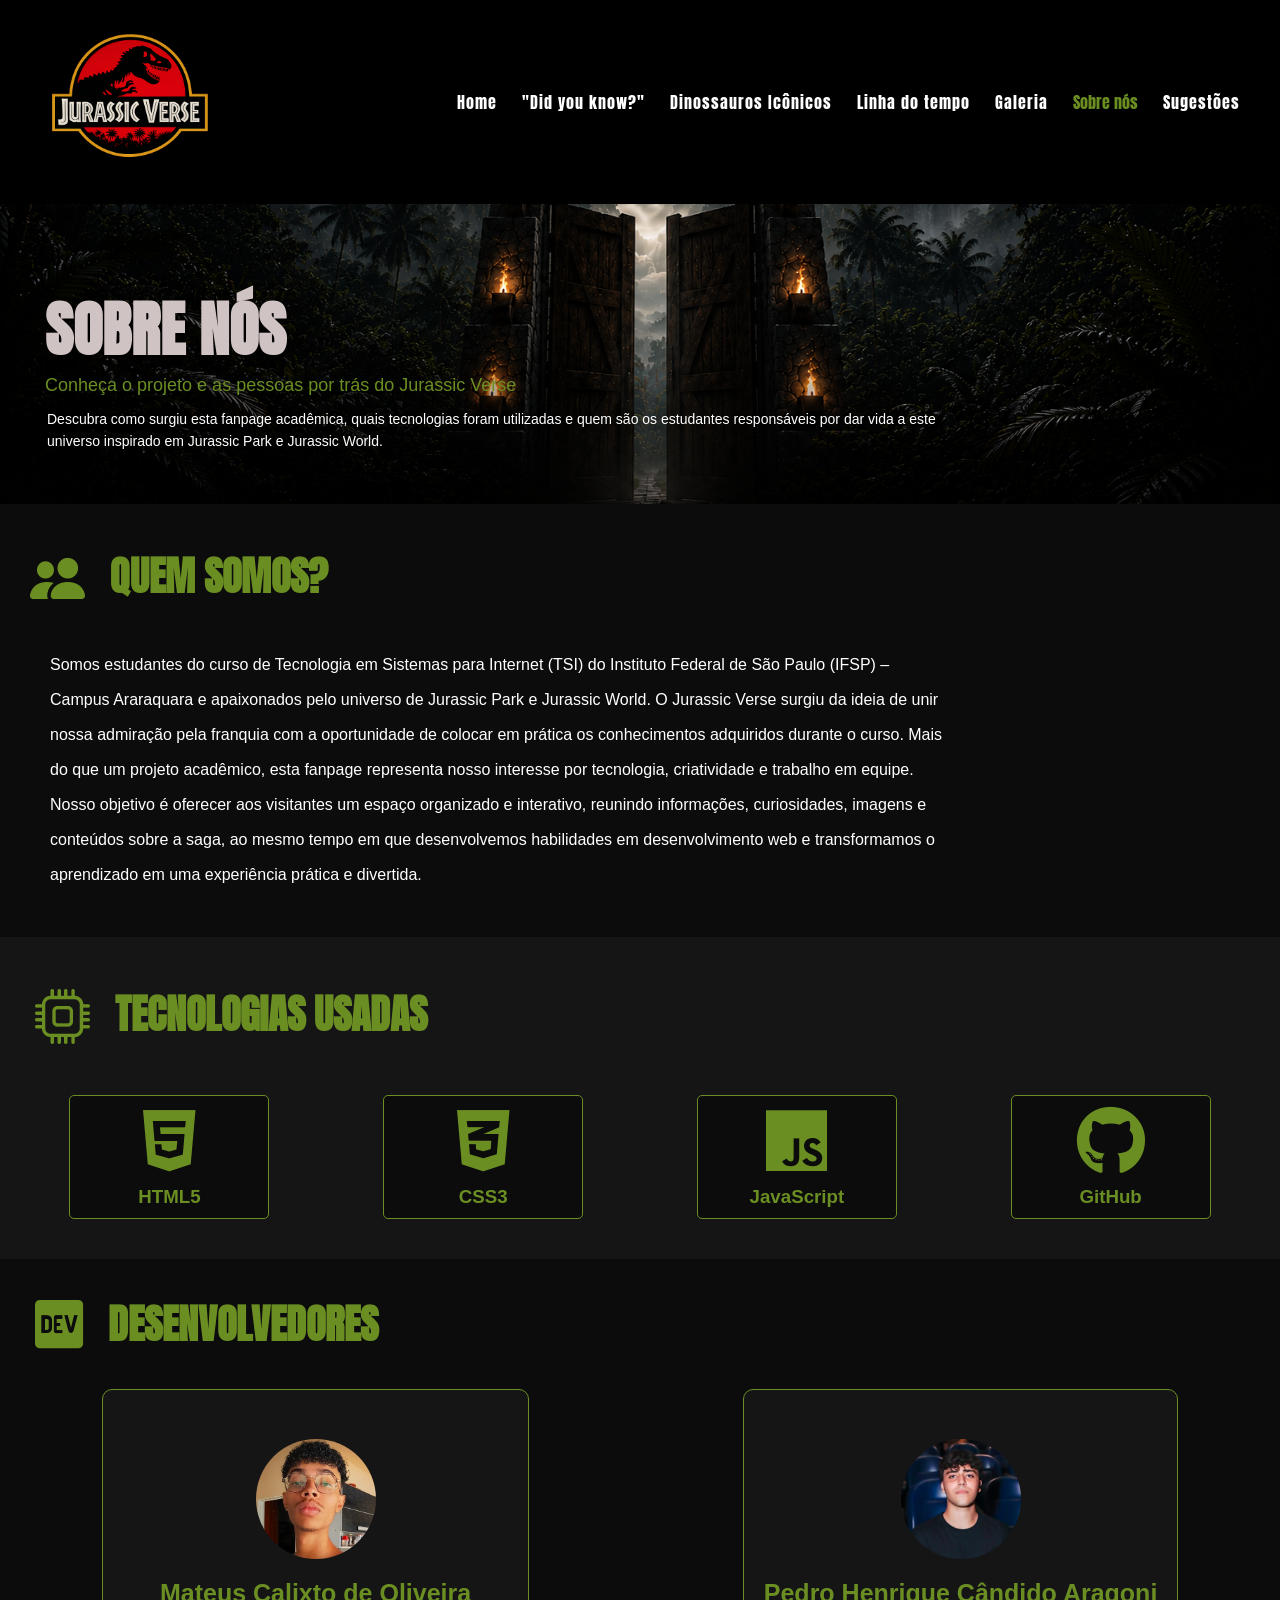
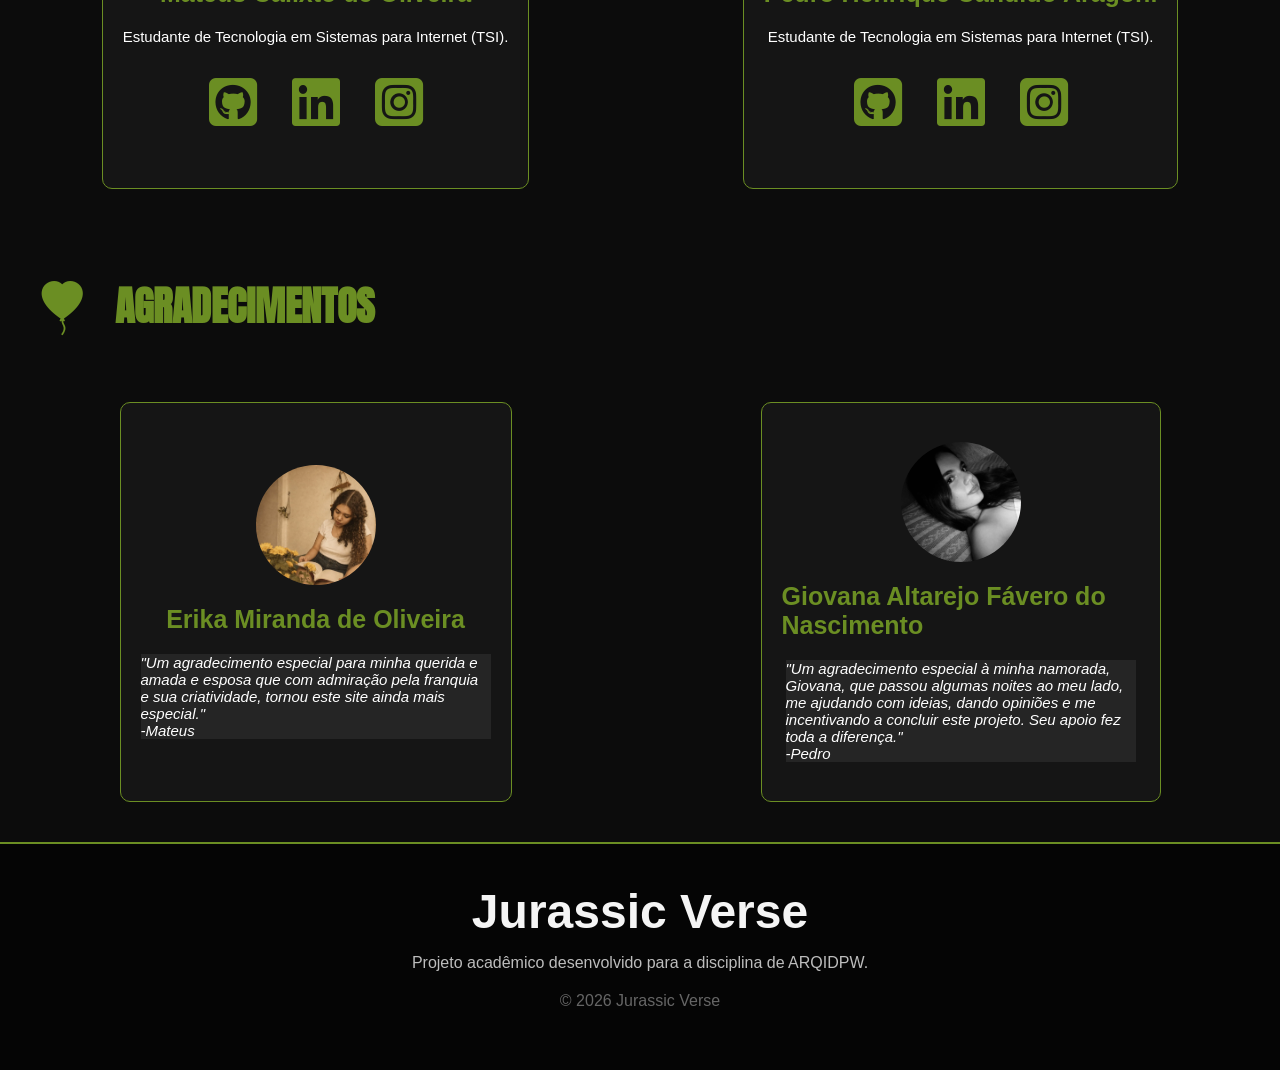
<file: html/sobre.html>
<!DOCTYPE html>
<html lang="pt-BR">
<head>
    <!-- Configurações básicas da página -->
    <meta charset="UTF-8">
    <meta name="viewport" content="width=device-width, initial-scale=1.0">
    <title>Jurassic Verse - Sobre os Devs</title>

    <!-- CSS da página -->
    <link rel="stylesheet" href="../css/sobre.css">
    <link rel="stylesheet" href="../css/global.css">

    <!-- favicon -->
    <link rel="shortcut icon" href="../img/logo.webp" type="image/x-icon">

    <!-- JavaScript do menu hamburguer da página -->
    <script src="../js/menu.js"></script>

    <!-- Ícones Bootstrap -->
    <link rel="stylesheet" href="https://cdn.jsdelivr.net/npm/bootstrap-icons@1.13.1/font/bootstrap-icons.min.css">

    <!-- Ícones Font Wesome-->
    <link rel="stylesheet"
    href="https://cdnjs.cloudflare.com/ajax/libs/font-awesome/6.7.2/css/all.min.css">

    <!-- Fontes Google -->
    <link rel="preconnect" href="https://fonts.googleapis.com">
    <link rel="preconnect" href="https://fonts.gstatic.com" crossorigin>

    <link href="https://fonts.googleapis.com/css2?family=Anton&family=Bebas+Neue&family=Fjalla+One&family=Skranji:wght@400;700&family=Vina+Sans&display=swap" rel="stylesheet">
</head>

<body>

    <!-- Cabeçalho da página -->
    <header>
        <a href="../index.html"><img src="../img/logo.webp" class="logo" loading="lazy" alt="Logo Jurassic Fan"></a>

        <!-- Ícone do menu mobile -->
        <i class="bi bi-list" onclick="clickMenu()"></i>

        <!-- Menu de navegação -->
        <nav id="menu">
            <ul id="nav-bar">
                <li ><a href="../index.html" class="nav-item" >Home</a></li>
                <li><a href="./did.html" class="nav-item">"Did you know?"</a></li>
                <li ><a href="./iconicos.html" class="nav-item" >Dinossauros Icônicos</a></li>
                <li ><a href="./linhadotempo.html" class="nav-item" >Linha do tempo</a></li>
                <li ><a href="./galeria.html" class="nav-item">Galeria</a></li>
                <li class="nav-item-selected">Sobre nós</li>
                <li ><a href="./sugestoes.html" class="nav-item">Sugestões</a></li>
            </ul>
        </nav>
    </header>

    <!-- Conteúdo principal -->
    <main>

        <!-- Imagem de fundo com título da página-->
        <section class="banner-sobre">
            <!-- Título principal-->
            <h1>SOBRE NÓS</h1>
            <p id="paragrafo-verde">
                Conheça o projeto e as pessoas por trás do Jurassic Verse
            </p>
            <p id="descricao">
                Descubra como surgiu esta fanpage acadêmica, quais tecnologias foram utilizadas e quem são os estudantes responsáveis por dar vida a este universo inspirado em Jurassic Park e Jurassic World.
            </p>

        </section>

        <!-- Texto sobre nós e nosso objetivo-->
        <section class="quem-somos">
            <h2><i class="bi bi-people-fill"></i>QUEM SOMOS?</h2>
            <p>Somos estudantes do curso de Tecnologia em Sistemas para Internet (TSI) do Instituto Federal de São Paulo (IFSP) – Campus Araraquara e apaixonados pelo universo de Jurassic Park e Jurassic World. O Jurassic Verse surgiu da ideia de unir nossa admiração pela franquia com a oportunidade de colocar em prática os conhecimentos adquiridos durante o curso. Mais do que um projeto acadêmico, esta fanpage representa nosso interesse por tecnologia, criatividade e trabalho em equipe. Nosso objetivo é oferecer aos visitantes um espaço organizado e interativo, reunindo informações, curiosidades, imagens e conteúdos sobre a saga, ao mesmo tempo em que desenvolvemos habilidades em desenvolvimento web e transformamos o aprendizado em uma experiência prática e divertida.</p>

        </section>

        <!-- Cards com tecnologias que utilizamos no trabalho-->
        <!-- HTML5, CSS3, JavaScript, Git, GitHub-->
        <section class="tecnologias">
            <h2><i class="bi bi-cpu"></i>TECNOLOGIAS USADAS</h2>

            <div class="cards-tecnologias">
                <a href="https://www.w3schools.com/html/" class="link-tecnologia">
                    <article class="card-tecnologia">
                        <i class="fa-brands fa-html5"></i>
                        <h3>HTML5</h3>
                    </article>
                </a>

                <a href="https://www.w3schools.com/css/" class="link-tecnologia">
                    <article class="card-tecnologia">
                        <i class="fa-brands fa-css3-alt"></i>
                        <h3>CSS3</h3>
                    </article>
                </a>

                <a href="https://www.w3schools.com/js/" class="link-tecnologia">
                    <article class="card-tecnologia">
                        <i class="fa-brands fa-js"></i>
                        <h3>JavaScript</h3>
                    </article>
                </a>
                
                <a href="https://docs.github.com/pt" class="link-tecnologia">
                    <article class="card-tecnologia">
                        <i class="fa-brands fa-github"></i>
                        <h3>GitHub</h3>
                    </article>
                </a>

            </div>

        </section>

        <!-- Cards com nome e redes sociais-->
        <section class="desenvolvedores">
            <h2><i class="fa-brands fa-dev"></i>DESENVOLVEDORES</h2>

            <div class="cards-devs">

                <!-- Card Mateus -->
                <article class="card-dev">
                    <img src="../img/foto-mateus.webp" alt="Foto de Mateus Calixto">

                    <h3>Mateus Calixto de Oliveira</h3>
                    <p>Estudante de Tecnologia em Sistemas para Internet (TSI).</p>

                    <!-- Redes sociais Mateus -->
                    <div class="links-dev">
                        <a href="https://github.com/Caldev32" target="_blank"><i class="fa-brands fa-square-github"></i></a>
                        <a href="https://br.linkedin.com/in/mateus-calixto-de-oliveira" target="_blank"><i class="fa-brands fa-linkedin"></i></a>
                        <a href="https://www.instagram.com/matcaliix/" target="_blank"><i class="fa-brands fa-square-instagram"></i></a>
                    </div>
                </article>

                <!-- Card Pedro -->
                <article class="card-dev">
                    <img src="../img/foto-pedro.webp" alt="Foto de Pedro Aragoni">

                    <h3>Pedro Henrique Cândido Aragoni</h3>
                    <p>Estudante de Tecnologia em Sistemas para Internet (TSI).</p>
                    <!-- Redes sociais Pedro -->
                    <div class="links-dev">
                        <a href="https://github.com/pedroaragoni-dev" target="_blank"><i class="fa-brands fa-square-github"></i></a>
                        <a href="https://www.linkedin.com/in/pedro-aragoni/" target="_blank"><i class="fa-brands fa-linkedin"></i></a>
                        <a href="https://www.instagram.com/ph_aragoni/" target="_blank"><i class="fa-brands fa-square-instagram"></i></a>
                    </div>
                </article>

            </div>
        </section>
        <section class="agradecimentos">
            <h2>
                <i class="bi bi-balloon-heart-fill"></i>AGRADECIMENTOS
            </h2>
            <div class="cards-agradecimentos">
                <article class="card-agradecimento">
                        <img src="../img/foto-erika.webp" alt="">

                        <h3>Erika Miranda de Oliveira</h3>
                        <p class="conteudo-agradecimento">
                            "Um agradecimento especial para minha querida e amada e esposa que com admiração pela franquia e sua criatividade, tornou este site ainda mais especial."
                            <br>
                            -Mateus
                        </p>
                        
                </article>

                <article class="card-agradecimento">
                        <img src="../img/foto-giovana.webp" alt="">

                        <h3>Giovana Altarejo Fávero do Nascimento</h3>
                        <p class="conteudo-agradecimento">
                            "Um agradecimento especial à minha namorada, Giovana, que passou algumas noites ao meu lado, me ajudando com ideias, dando opiniões e me incentivando a concluir este projeto. Seu apoio fez toda a diferença."
                            <br>
                            -Pedro
                        </p>
                        
                </article>
        </section>
        </div>
        
    </main>

    <!-- Rodapé da página -->
    <footer>

        <h3>Jurassic Verse</h3>

        <p>
            Projeto acadêmico desenvolvido para a disciplina
            de ARQIDPW.
        </p>

        <p class="copyright">
            &copy; 2026 Jurassic Verse
        </p>

    </footer>

</body>
</html>
</file>
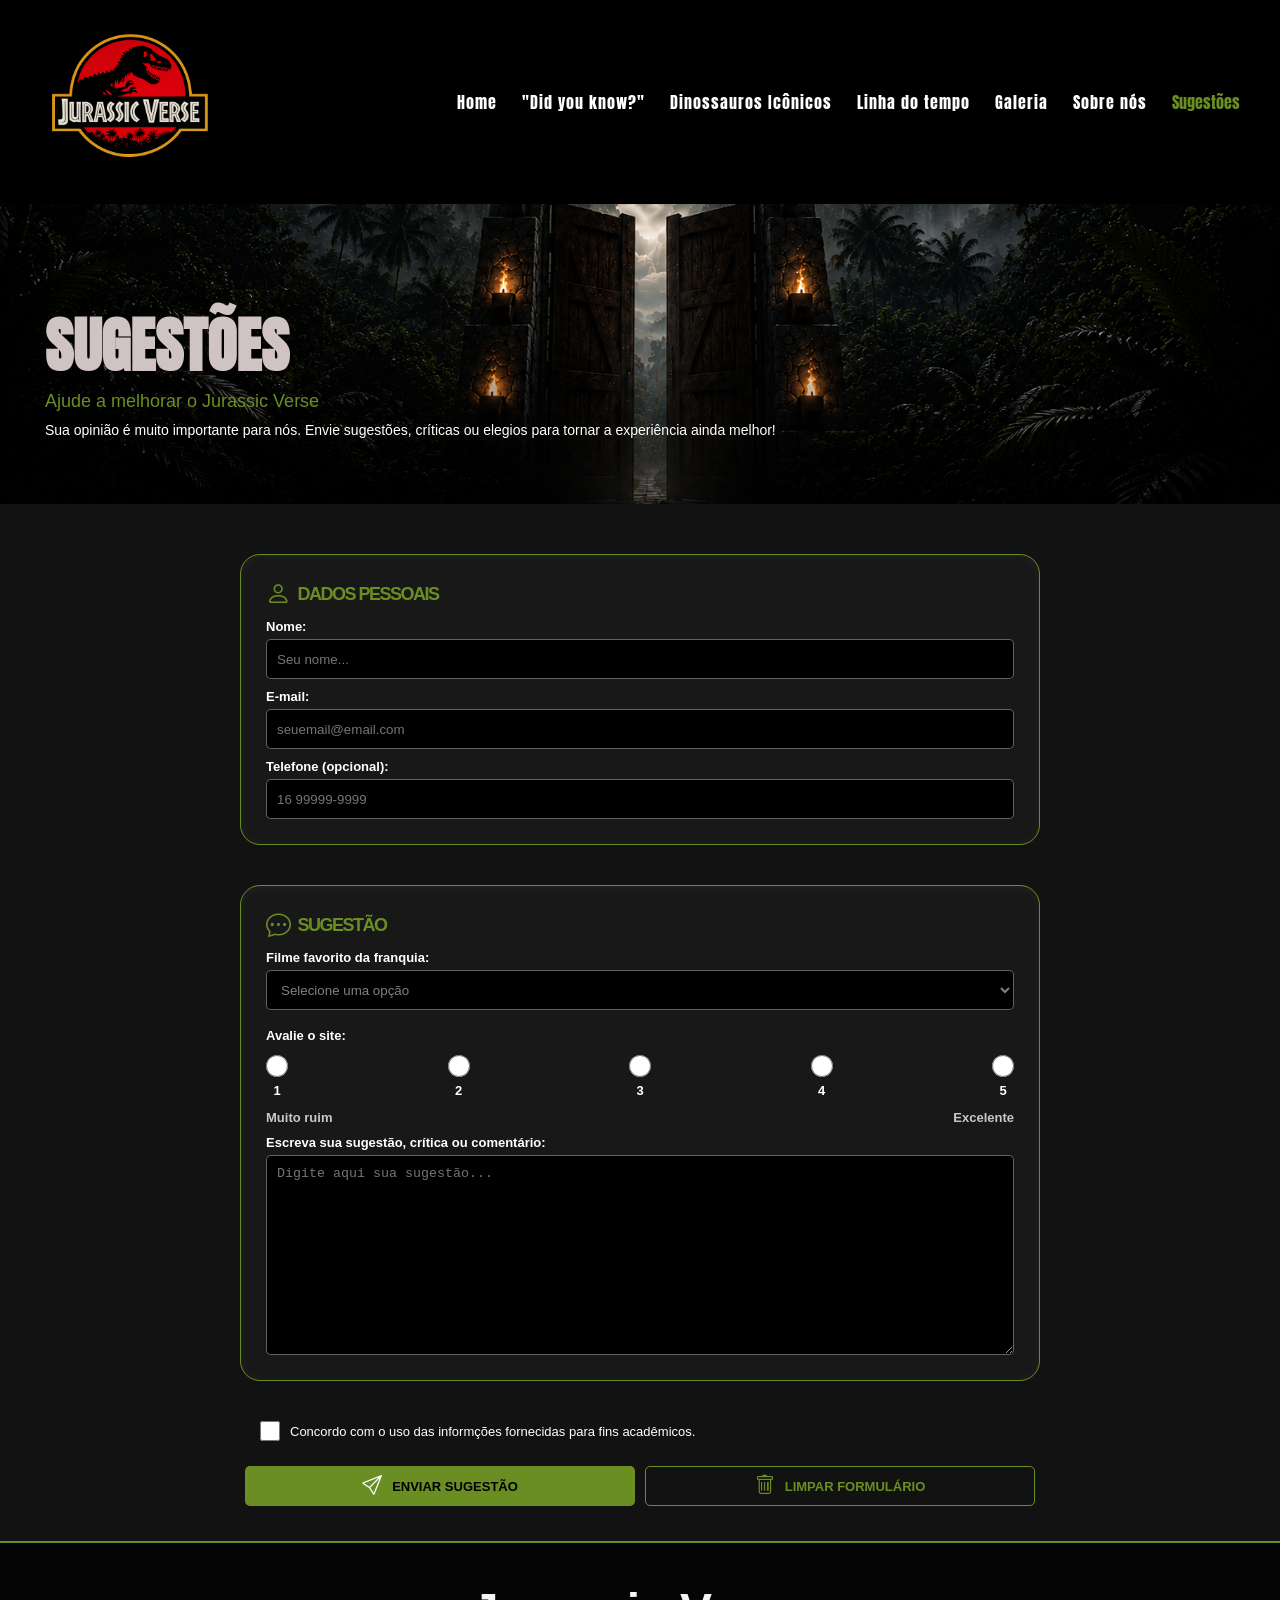
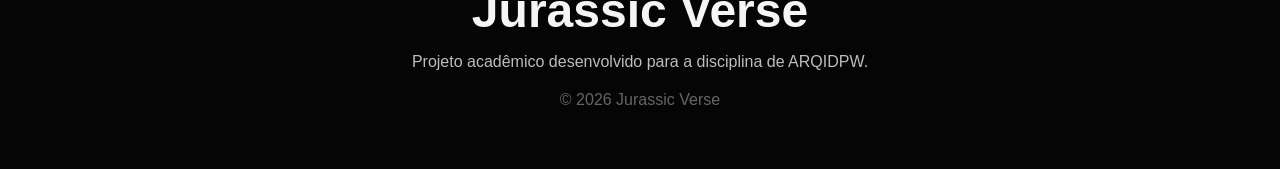
<file: html/sugestoes.html>
<!DOCTYPE html>
<html lang="pt-BR">
<head>
    <!-- Configurações básicas da página -->
    <meta charset="UTF-8">
    <meta name="viewport" content="width=device-width, initial-scale=1.0">
    <title>Jurassic Verse - Sugestões</title>

    <!-- Arquivos CSS -->
    <link rel="stylesheet" href="../css/sugestoes.css">
    <link rel="stylesheet" href="../css/global.css">

    <!-- favicon -->
    <link rel="shortcut icon" href="../img/logo.webp" type="image/x-icon">

    <!-- JavaScript do menu mobile -->
    <script src="../js/menu.js"></script>

    <!-- Ícones Bootstrap -->
    <link rel="stylesheet" href="https://cdn.jsdelivr.net/npm/bootstrap-icons@1.13.1/font/bootstrap-icons.min.css">

    <!-- Fontes Google -->
    <link rel="preconnect" href="https://fonts.googleapis.com">
    <link rel="preconnect" href="https://fonts.gstatic.com" crossorigin>
    <link href="https://fonts.googleapis.com/css2?family=Anton&family=Bebas+Neue&family=Fjalla+One&family=Skranji:wght@400;700&family=Vina+Sans&display=swap" rel="stylesheet">
</head>

<body>

    <!-- Cabeçalho da página -->
    <header>
        <a href="../index.html"><img src="../img/logo.webp" class="logo" loading="lazy" alt="Logo Jurassic Fan"></a>

        <!-- Ícone do menu mobile -->
        <i class="bi bi-list" onclick="clickMenu()"></i>

        <!-- Menu de navegação -->
        <nav id="menu">
            <ul id="nav-bar">
                <li ><a href="../index.html" class="nav-item" >Home</a></li>
                <li><a href="./did.html" class="nav-item">"Did you know?"</a></li>
                <li ><a href="./iconicos.html" class="nav-item" >Dinossauros Icônicos</a></li>
                <li ><a href="./linhadotempo.html" class="nav-item" >Linha do tempo</a></li>
                <li ><a href="./galeria.html" class="nav-item">Galeria</a></li>
                <li ><a href="./sobre.html"  class="nav-item">Sobre nós</a></li>
                <li class="nav-item-selected">Sugestões</li>
            </ul>
        </nav>
    </header>

    <!-- Conteúdo principal -->
    <main>

        <section class="banner-sugestoes">
            <!-- Introdução da página -->
            <h1>SUGESTÕES</h1>
            <p id="paragrafo-verde">
                Ajude a melhorar o Jurassic Verse
            </p>
            <p id="descricao">
                Sua opinião é muito importante para nós. Envie sugestões, críticas ou elegios para tornar a experiência ainda melhor!
            </p>
        </section>

        <!-- Formulário de sugestões -->
        <form action="#" method="post">

            <!-- Dados pessoais -->
            <div id="dados-pessoais">
                <fieldset>
                    <legend>
                        <i class="bi bi-person"></i>
                        Dados pessoais
                    </legend>

                    <div class="campo">
                        <label for="nome">Nome:</label>
                        <input type="text" name="nome" id="nome" placeholder="Seu nome..." required>
                    </div>

                    <div class="campo">
                        <label for="email">E-mail:</label>
                        <input type="email" name="email" id="email" placeholder="seuemail@email.com" required>
                    </div>

                    <div class="campo">
                        <label for="celular">Telefone (opcional):</label>
                        <input type="tel" id="celular" name="phone" placeholder="16 99999-9999">
                    </div>
                </fieldset>
            </div>

            <!-- Sugestão do usuário -->
            <div id="sugestoes">
                <fieldset>
                    <legend>
                        <i class="bi bi-chat-dots"></i>
                        Sugestão
                    </legend>

                    <div class="campo">
                        <label for="filme">Filme favorito da franquia:</label>

                        <select name="filme" id="filme" required>
                            <option value="" selected disabled>Selecione uma opção</option>
                            <option value="jurassic-park">Jurassic Park: O Parque dos Dinossauros</option>
                            <option value="mundo-perdido">Jurassic Park: O Mundo Perdido</option>
                            <option value="jurassic-park-3">Jurassic Park III</option>
                            <option value="jurassic-world">Jurassic World: O Mundo dos Dinossauros</option>
                            <option value="reino-ameacado">Jurassic World: Reino Ameaçado</option>
                            <option value="dominio">Jurassic World: Domínio</option>
                            <option value="recomeco">Jurassic World: Recomeço</option>
                        </select>
                    </div>

                    <!-- Avaliação do site -->
                    <div id="avaliacao">
                        <p>Avalie o site:</p>

                        <div class="notas">

                            <div class="nota">
                                <input type="radio" name="avaliacao" id="nota1" value="1" required>
                                <label for="nota1">1</label>
                            </div>

                            <div class="nota">
                                <input type="radio" name="avaliacao" id="nota2" value="2" required>
                                <label for="nota2">2</label>
                            </div>

                            <div class="nota">
                                <input type="radio" name="avaliacao" id="nota3" value="3" required>
                                <label for="nota3">3</label>
                            </div>

                            <div class="nota">
                                <input type="radio" name="avaliacao" id="nota4" value="4" required>
                                <label for="nota4">4</label>
                            </div>

                            <div class="nota">
                                <input type="radio" name="avaliacao" id="nota5" value="5" required>
                                <label for="nota5">5</label>
                            </div>

                        </div>

                        <div class="legenda-avaliacao">
                            <span>Muito ruim</span>
                            <span>Excelente</span>
                        </div>
                    </div>

                    <!-- Comentário escrito -->
                    <div id="comentario" class="campo">
                        <label for="sugestao">Escreva sua sugestão, crítica ou comentário:</label>
                        <textarea name="sugestao" id="sugestao" cols="30" rows="10" placeholder="Digite aqui sua sugestão..." required></textarea>
                    </div>
                </fieldset>
            </div>

            <!-- Termo de consentimento -->
            <div id="checkbox-termos">
                <input type="checkbox" id="termos" required>

                <label for="termos">
                    Concordo com o uso das informções fornecidas para fins acadêmicos.
                </label>
            </div>

            <!-- Botões do formulário -->
            <div class="botoes-form">
                <button id="enviar" type="submit">
                    <i class="bi bi-send"></i>
                    Enviar Sugestão
                </button>

                <button id="limpar" type="reset">
                    <i class="bi bi-trash"></i>
                    Limpar formulário
                </button>
            </div>

        </form>
    </main>

    <!-- Rodapé da página -->
    <footer>
        <h3>Jurassic Verse</h3>

        <p>
            Projeto acadêmico desenvolvido para a disciplina
            de ARQIDPW.
        </p>

        <p class="copyright">
            &copy; 2026 Jurassic Verse
        </p>
    </footer>

</body>
</html>
</file>
<file: css/index.css>
/* ============================= */
/* BANNER PRINCIPAL DA HOME */
/* ============================= */

.banner-home {
    min-height: 500px;
    width: 100vw;
    padding: 40px 25px;

    background-image: url(../img/banner.webp); /* Coloca imagem de fundo */
    background-size: cover; /* Faz imagem cobrir todo o banner */
    background-position: center; /* Centraliza a imagem */

    display: flex; /* Organiza os textos */
    flex-direction: column; /* Textos um abaixo do outro */
    justify-content: flex-end; /* texto na parte de baixo no banner mobile */
}

/* Texto "Bem-vindo ao" */
.banner-home p:first-child {
    color: #6B8E23;

    font-family: "Anton", sans-serif;
    font-size: 2rem;
    text-transform: uppercase;
}

/* Título principal */
.banner-home h1 {
    color: rgb(208, 195, 195);

    font-family: "Anton", sans-serif;
    font-size: 4rem;
    line-height: 1;

    text-transform: uppercase;

    /* Sombra para destacar o texto sobre a imagem */
    text-shadow: 3px 3px 0 rgba(0, 0, 0, 0.7);
}

/* Descrição da fanpage */
.banner-home p:last-child {
    color: white;

    max-width: 320px;
    margin-top: 20px;

    font-size: 1rem;
    line-height: 1.5;
}


/* ============================= */
/* SEÇÃO SOBRE O PROJETO */
/* ============================= */

.sobre-home {
    display: flex;
    flex-direction: column;
    padding: 40px 10px;

    background-color: #121212;
    text-align: center;
}

/* Ícone do T-Rex */
.sobre-home img {
    width: 200px;
    height: 200px;

    margin: auto;
    margin-bottom: 20px;
}

/* Títulos das seções */
.sobre-home h2,
.conteudo-home h2 {
    color: #6B8E23;

    font-family: "Anton", sans-serif;
    font-size: 2rem;

    text-transform: uppercase;
    letter-spacing: 1px;

    margin-bottom: 30px;
}

/* Texto explicativo */
.sobre-home p {
    color: #F5F5F5;

    font-size: 1rem;
    line-height: 1.6;
}


/* ============================= */
/* SEÇÃO DE NAVEGAÇÃO DA HOME */
/* CARDS COM LINKS DAS PÁGINAS */
/* ============================= */

.conteudo-home {
    padding: 40px 25px;
}

/* Centraliza o título da seção */
.conteudo-home h2 {
    text-align: center;
}

/* Lista dos cards */
.conteudo-home ul {
    list-style: none;

    display: flex;
    flex-direction: column;
    gap: 20px;
}

/* Card individual */
.conteudo-home li {
    display: flex;
    flex-direction: column;
    align-items: center;

    background-color: #181818;

    border: 1px solid #6B8E23;
    border-radius: 12px;

    padding: 25px 20px;

    text-align: center;

    box-shadow: inset 0px 1px 10px rgba(255, 255, 255, 0.049);
}

/* Ícones Bootstrap dos cards */
.conteudo-home li i {
    color: #6B8E23;

    width: 45px;
    height: 45px;

    font-size: 45px;

    margin-bottom: 15px;
}

/* animação de hover  */
.conteudo-home li{
    transition: .4s all ease-out;
}

.conteudo-home li:hover{
    transform: scale(1.2);
}

/* Caso algum card utilize imagem em vez de ícone */
.conteudo-home li img {
    width: 150px;

    /* Ajuste visual para posicionamento */
    margin: -70px;
}

/* Título do card */
.conteudo-home li h3 {
    color: #F5F5F5;

    font-family: "Anton", sans-serif;
    font-size: 1.7rem;
    letter-spacing: 2px;
    text-transform: uppercase;
}

/* Texto descritivo */
.conteudo-home li p {
    color: #BDBDBD;

    margin: 10px 0 20px;
    line-height: 1.5;
}

/* Link de acesso */
.conteudo-home li a {
    color: #6B8E23;

    font-weight: bold;
    text-transform: uppercase;
    text-decoration: none;
}

/* Efeito ao passar o mouse */
.conteudo-home li a:hover {
    cursor: pointer;
    color: #97c737;
}

/* Ícone da seta do link */
.conteudo-home li a i {
    margin-left: 6px;
    font-size: 1rem;
}


/* ============================= */
/* RESPONSIVIDADE - DESKTOP */
/* ============================= */

@media (min-width: 768px) {

    /* Centraliza melhor o conteúdo do banner */
    .banner-home {
        justify-content: center;
    }

    /* Layout lado a lado da seção Sobre */
    .sobre-home {
        display: flex;
        flex-direction: row;
        justify-content: flex-start;
        align-items: center;

        gap: 40px;

        max-width: 1100px;
        margin-left: 10px;

        padding: 60px 40px;
    }

    /* Ajuste do tamanho da imagem */
    .sobre-home img {
        width: 220px;

        /* Impede que a imagem seja comprimida */
        flex-shrink: 0;
    }

    /* Limita a largura do texto */
    .sobre-home div {
        max-width: 650px;
        text-align: left;
    }

    /* Ajustes do título */
    .sobre-home h2 {
        text-align: left;
        font-size: 40px;

        margin-bottom: 20px;
    }

    /* Ajustes do texto */
    .sobre-home p {
        text-align: left;

        font-size: 18px;
        line-height: 1.7;
    }

    /* Cards lado a lado */
    .conteudo-home ul {
        display: flex;
        flex-direction: row;
        flex-wrap: wrap;

        justify-content: space-around;
        gap: 20px;
    }

    /* Largura fixa dos cards */
    .conteudo-home li {
        width: 280px;
    }
}
</file>
<file: css/global.css>
/* ----- Reset ----- */
/* - remove os espaçamentos padrões do navegador*/
* {
    padding: 0;
    margin: 0;
    box-sizing: border-box;
}

/* ----- Configurações gerais ----- */
/* - Define o fundo escuro e a fonte padrão*/
html,
body {
    min-height: 100vh;
    background-color: #121212;
    font-family: Arial, Helvetica, sans-serif;
}

/* Garante que o conteúdo principal ocupe pelo menos a altura da tela*/
main {
    min-height: 100vh;
    background-color: #121212;
}

/* ----- Header mobile ----- */
/* - No header para telas pequenas, o header fica em coluna */
/* - Logo Jurassic Verse em cima e botão do menu embaixo */
header {
    display: flex;
    flex-direction: column;
    align-items: center;
    background-color: black;
}

/* Logo tem tamanho fixo e aumenta ao passar o mouse: transform */
header .logo {
    margin: 5px;
    width: 200px;
    transition: .5s all ease-out;
}

header .logo:hover {
    transform: scale(1.3);
}

/* ----- Ícone do Menu Mobile ----- */
/* Ocupa a largura da tela no mobile */
header i {
    background-color: #191818;
    color: #6B8E23;

    border-top: 0.5px solid rgba(255, 255, 255, 0.151);
    box-shadow: 1px 1px rgba(255, 255, 255, 0.151);

    width: 100vw;
    text-align: center;

    padding: 5px;
    font-size: 30px;

}

/* Feedback visual quando passa o mouse */
header i:hover {
    cursor: pointer;
    background-color: #182204;
    
}

/* ----- Menu escondido no mobile ----- */
/* - Menu começa escondido */
/* - É exibido com JavaScript ao clicar no ícone */
nav {
    display: none;
}

nav ul {
    list-style: none; /* Remove as bolinhas da lista*/
}

/* cada item do menu vira um container flex*/
ul li{
    display: flex;
}

/* modificando o link dentro do li pois faz com que toda a caixa seja clicavel */
.nav-item{
    background-color: #191818;
    width: 90vw;
    padding: 10px;
    margin: 5px;

    border: 1px solid #6B8E23;
    border-radius: 5px;

    text-align: center;
    text-decoration: none;
    color: white;

    margin: 10px;

    font-size: 1rem;
    letter-spacing: 1px;
    font-family: "Anton", sans-serif;
    transition: .4s all ease-out;
}

.nav-item:hover {
    background-color: #182204;
    color: #6B8E23;
    cursor: pointer;
    transform: scale(1.2);
}
/* css para o item selecionado, como o li(para que toda a caixa seja clicavel) está com display flex, é necesssario um justify content para alinha o conteudo */
.nav-item-selected {
        text-align: center;
        text-decoration: none;
        background-color: #191818;
        width: 90vw;
        padding: 10px;
        margin: 10px;
        border: 1px solid #6B8E23;
        border-radius: 5px;
        justify-content: center;
        font-family: "Anton", sans-serif;
        color: #6B8E23;
        cursor: pointer;
    }

/* Footer */
footer {
    background-color: #050505;
    border-top: 2px solid #6B8E23;
    padding: 40px 20px;
    text-align: center;
    margin: 0px;
}

footer h3 {
    color: #F5F5F5;
    font-size: 48px;
    margin-bottom: 15px;
}

footer p {
    color: #BDBDBD;
    font-family: Arial, Helvetica, sans-serif;
    margin-bottom: 20px;
}

.copyright {
    color: #666;
}

/* ----- Desktop / Responsividade ----- */
/* - A partir de 700px, o layout muda para desktop */
@media (min-width: 700px) {

    /* Logo fica a esquerda e menu a direita*/
    header {
        flex-direction: row;
        justify-content: space-between;
        align-items: center;
        padding: 10px 40px;
    }

    header .logo {
        width: 180px;
        margin: 0;
    }

    /* Esconde ícone hmaburguer no desktop */
    header i {
        display: none;
    }

    /* Mostra o menu sempre no desktop */
    #menu {
        display: block !important;
    }

    /* Coloca os links lado a lado*/
    #nav-bar {
        display: flex;
        align-items: center;
        gap: 25px;
        list-style: none;
    }

    /* Links ficam mais simples*/
    .nav-item {
        width: auto;
        margin: 0;
        padding: 0;
        border: none;
        background-color: transparent;
    }

    /* feedback visual dos links*/
    .nav-item:hover {
        background-color: transparent;
        color: #6B8E23;

    }
    .nav-item-selected {
        text-decoration: none;
        width: auto;
        margin: 0;
        padding: 0;
        border: none;
        background-color: transparent;
        color: #6B8E23;
        font-family: "Anton", sans-serif;
    }
}
</file>
<file: css/did.css>
/* Introdução da seção did you know */

.banner-galeria {
    background-image: url(../img/banner.webp);
    min-height: 300px;

    /* Ajusta a imagem para cobrir todo o banner */
    background-size: cover;

    /* Centraliza a imagem de fundo */
    background-position: center;

    /* Centraliza o conteúdo dentro do banner */
    display: flex;
    flex-direction: column;
    justify-content: center;
    align-items: flex-start;

    padding: 20px;
    margin-bottom: 20px;
}

.banner-galeria h1 {
    color: rgb(208, 195, 195);
    font-family: "Anton", sans-serif;
    font-size: 60px;
    margin-top: 30px;
    margin-left: 25px;
    margin-right: 25px;
    text-shadow: 3px 3px 0px rgba(0, 0, 0, 0.6);
}

#paragrafo-verde {
    color: #6B8E23;
    margin-bottom: 10px;
    font-size: 18px;
    margin-left: 25px;
    margin-right: 25px;
}


/* Descrição principal da introdução */

#descricao {
    color: white;
    width: min(70vw, 900px);
    font-size: 14px;
    line-height: 1.6;
    padding: 2px;
    margin-left: 25px;
    margin-right: 25px;
}

/* ----------- curiosidades --------- */

/* largura 100%, elementos em coluna, e justify center */
.curiosidade {
    background-color: rgb(12, 12, 12);
    padding: 20px;
    width: 100%;

    /* Organiza os elementos em coluna*/
    display: flex;
    flex-direction: column;
    justify-content: center;

}

/* Ícone da seção*/
.curiosidade i {
    font-size: 55px;
}

/* Título da seção*/
.curiosidade h2 {
    color: #6B8E23;

    font-family: "Anton", sans-serif;
    font-size: 2.5em;

    margin: 10px;

    /* Alinha o ícone e o texto do título */
    display: flex;
    align-items: center;
    gap: 25px;
}

/* Texto descritivo */
.curiosidade p {
    color: white;
    line-height: 100%;
    align-self: normal;
    margin: 20px;
    max-width: 900px;
    flex:1;
}


/* ultilizando html semantico */

.curiosidade figure {
    margin: 20px;
    align-self: flex-start; /* esquerda */
}

/* imagem em landscape, largura fixa e altura automatica */
.curiosidade img {
    width: 300px;
    height: auto;
    display: block;
    padding: 2px;
    border: 1px solid #20221c;
    border-radius: 12px;
}


/* legenda da foto  */
.curiosidade figcaption {
    color: #ccc;
    font-size: 0.73rem;
    margin-top: 8px;
    font-style: italic;
}

/* classe geral para mais de uma imagem , coloca o wrap para mobile*/
.imgs{
    display: flex;
    flex-wrap: wrap;
}

/* imagem em retrato, largura automatica e altura fixa (200px)*/
.imagem-retrato{
    width: auto !important;
    height: 200px !important;
    display: block;
}
/* desktop */
@media (min-width: 700px){
    /* aumenta a altura da imagem  */
    .imagem-retrato{ 
        height: 300px !important;
    }

    /* aplica a transição para as imagems em desktop */
    .curiosidade img {
        transition: .5s all ease-out;
    }
    .curiosidade img:hover{
        transform: scale(1.2);
    }
}
</file>
<file: css/galeria.css>
/* ============================= */
/* BANNER DA GALERIA */
/* ============================= */

.banner-galeria {
    background-image: url(../img/banner.webp);
    min-height: 300px;

    /* Ajusta a imagem para cobrir todo o banner */
    background-size: cover;

    /* Centraliza a imagem de fundo */
    background-position: center;

    /* Centraliza o conteúdo dentro do banner */
    display: flex;
    flex-direction: column;
    justify-content: center;
    align-items: flex-start;

    padding: 20px;
    margin-bottom: 20px;
}

/* Estiliza o títitulo "GALERIA" */
.banner-galeria h1 {
    color: rgb(208, 195, 195);
    font-family: "Anton", sans-serif;
    font-size: 60px;
    margin-top: 30px;
    margin-left: 25px;
    margin-right: 25px;
    text-shadow: 3px 3px 0px rgba(0, 0, 0, 0.6);
}

/* Subtitulo*/
#paragrafo-verde {
    color: #6B8E23;
    margin-bottom: 10px;
    font-size: 18px;
    margin-left: 25px;
    margin-right: 25px;
}


/* Descrição principal da introdução */
#descricao {
    color: white;
    width: min(70vw, 900px); /* Pode ocupar até 70vw, mas não passa de 900px*/
    font-size: 14px;
    line-height: 1.6;
    padding: 2px;
    margin-left: 25px;
    margin-right: 25px;
}


/* ============================= */
/* TÍTULOS DAS SEÇÕES */
/* ============================= */

/*
    - Dinossauros
    - Veículos
    - Locais
    - Personagens
*/

h2 {
    color: rgb(206, 222, 223);

    font-family: "Skranji", system-ui;
    font-size: 2.5em;

    margin-top: 30px;
    margin-left: 20px;

    display: flex; /* Permite alinhar 0 ícone/imagem junto do texto */
    align-items: center;
}

/* Padroniza os ícones e imagens dos títulos*/
h2 img,
h2 i {
    width: 45px;
    height: 45px;
    margin-right: 15px;
}


/* ============================= */
/* CARDS DA GALERIA */
/* ============================= */

.card {
    display: flex;
    flex-direction: column; /* Deixa imagem, titulo texto um embaixo do outro*/

    background-color: #000000;

    margin: 25px;
    padding: 10px;

    border: 3px solid #6a8e237e;
    border-radius: 12px; /* Bordas arredondadas*/

    overflow: hidden; /* evita a imagem passar para fora do card */
    box-shadow: 1px 1px 1px 1px rgba(0, 0, 0, 0.233);
    transition: .4s all ease-out;
}

/* Cria animação quando o usuário passa o mouse */
.card:hover{
    transform: scale(1.2);
}

/* Altura fixa e object-fit cover para manter os cards visualmente padronizados*/
.card img {
    width: 100%;
    height: auto;

    object-fit: contain; 
    display: block;

    border-radius: 12px;
}

/* Titulos centralizados*/
.card h3 {
    color: rgb(231, 225, 225);

    text-align: center;
    font-size: 1.7em;
    font-weight: bold;

    margin: 10px;
}

/* Descrição centralizada*/
.card p {
    color: #6B8E23;

    text-align: center;
    font-size: 0.9em;
    font-family: Arial, Helvetica, sans-serif;
}


/* ============================= */
/* RESPONSIVIDADE - GALERIA */
/* ============================= */

/* A partir de 700px, muda para layout desktop */
@media (min-width: 700px) {

    #dinossauros,
    #veiculos,
    #locais,
    #personagens {
        display: flex;
        flex-wrap: wrap; /* permite quebrar linha*/
        justify-content: flex-start; /* Começa da esquerda */

        gap: 1.5rem; /* Espaçamento entre os cards*/

        margin: 30px;
    }

    .card {
        width: 280px;
        margin: 0;
    }

    .card img {
        width: 100%;
        height: 180px;

        object-fit: cover;
    }

    h2 {
        margin-top: 40px;
        margin-left: 10px;
    }
}
</file>
<file: css/linhadotempo.css>
body {
    color: white;
    background-color: #0f0f0f;
    font-family: Arial, Helvetica, sans-serif;
    margin: 0;
}

.banner-linhadotempo {
    background-image: url(../img/banner.webp);
    min-height: 300px;

    /* Ajusta a imagem para cobrir todo o banner */
    background-size: cover;

    /* Centraliza a imagem de fundo */
    background-position: center;

    /* Centraliza o conteúdo dentro do banner */
    display: flex;
    flex-direction: column;
    justify-content: center;
    align-items: flex-start;

    padding: 20px;
    margin-bottom: 20px;
}

/* INTRODUÇÃO */
.banner-linhadotempo h1 {
    color: rgb(208, 195, 195);
    font-family: "Anton", sans-serif;
    font-size: 50px; /* Padrão inicial do mobile */
    margin-top: 30px;
    margin-left: 25px;
    margin-right: 25px;
    text-shadow: 3px 3px 0px rgba(0, 0, 0, 0.6);
}

#paragrafo-verde {
    color: #6B8E23;
    margin-bottom: 10px;
    margin-left: 25px;
    font-size: 18px;
}

#descricao {
    width: auto; /* Padrão inicial do mobile */
    margin-left: 25px;
    margin-right: 25px; /* Adicionado margem direita para equilibrar no mobile */
    font-size: 14px;
    line-height: 1.6;
}

/*------ linha do tempo filmes jurassic ---------- */


/* seção de conteudo - linha do tempo */
#linha-do-tempo {
    position: relative;
    width: 90vw;
    max-width: 1100px;
    margin: 40px auto;
    padding: 20px 0;
}

/* injeta o elemento de linha que percorre todo o contudo com :: beofre*/
#linha-do-tempo::before {
    content: "";
    position: absolute;
    top: 0;
    bottom: 0;
    left: 20px; /* Padrão inicial do mobile */
    width: 4px;
    background-color: #6B8E23;
    border-radius: 10px;
}

/* card base de filme  */
.filme-card {
    position: relative;
    width: 100%; /* Padrão inicial do mobile (largura total) */
    /* impede que no mobile um cole no outro  */
    margin-bottom: 40px;
    left: 0;
    padding-left: 55px; /* Afastamento da linha verde no mobile */
    padding-right: 0;
    box-sizing: border-box;
}

/* psedolemento de ponto na timeline */
.filme-card::after {
    content: ""; /* vazio */
    position: absolute;
    top: 30px;
    left: 9px; /* Centralizado perfeitamente na linha de 20px usando a matemática (20px + 2px da metade da linha - 9px da metade do miolo - 4px da borda) */
    width: 18px;
    height: 18px;
    background-color: #6B8E23;
    border: 4px solid #0f0f0f;
    border-radius: 50%;
    z-index: 2;
}

/* div base para conteudo do filme  */
.conteudo-filme {
    background-color: #181818;
    border: 1px solid #6B8E23;
    border-radius: 20px;
    padding: 20px;
    box-shadow: inset 0px 1px 10px rgba(255, 255, 255, 0.049);
    transition: none !important; /* SEM TRANSIÇÃO NO CELULAR */
}

/* imagem do filme  */
.cena-filme {
    width: 100%;
    height: 220px;
    object-fit: cover;
    border-radius: 12px;
    margin-bottom: 15px;
    border: 1px solid rgba(255, 255, 255, 0.1);
}
/* ano em destaque */
.ano {
    display: inline-block;
    margin-bottom: 10px;
    color: #6B8E23;
    font-family: "Anton", sans-serif;
    font-size: 22px;
    letter-spacing: 1px;
}
/* titulo */
.conteudo-filme h2 {
    margin: 0 0 10px 0;
    font-size: 24px;
    color: white;
}
/* sinopse */
.conteudo-filme p {
    margin: 0;
    color: rgb(206, 197, 197);
    font-size: 14px;
    line-height: 1.7;
}

/* RESPONSIVIDADE */

/* Telas maiores (Modo Computador / Desktop) */
@media (min-width: 769px) {
    /* aumenta o tamanho do titulo */
    .banner-linhadotempo h1 {
        font-size: 60px;
    }
    /* aumenta a largura da descrição */
    #descricao {
        width: 70vw;
    }

    #linha-do-tempo::before {
        left: 50%;
        transform: translateX(-50%);
    }

    .filme-card {
        width: 50%;
    }

    .filme-card.esquerda {
        /* Como ele no bloco base (width:50%) ocupa 50% empurra o card para a esquerda com left: 0,assim ele cobre a metade esquerda da tela. */
        left: 0;
        /* para o card não passar pela linha do tempo */
        padding-right: 40px; 
        padding-left: 0;
    }

    .filme-card.direita {
        /* Como ele no bloco base (width:50%) ocupa 50% empurra o card para a direita com left: 50% ,assim ele cobre a metade direita da tela. */
        left: 50%;
        /* para o card não passar pela linha do tempo */
        padding-left: 40px;
    }

    /* compensa metade da largura do ponto (18px / 2 = 9px), porém iria ficar descentralizado por conta borda, então (18 + 4(borda esquerda) + 4(borda direita)) = 26px, 26/2 = 13px
       fazendo o ponto ficar centralizado em cima da linha. */

    /* Desloca o pontinho do card da esquerda para a borda direita */
    .filme-card.esquerda::after {
        left: auto;
        right: -13px;
    }

    /* Desloca o pontinho do card da direita para a borda esquerda */
    .filme-card.direita::after {
        left: -13px;
    }

    /* aumenta um pouco com transition e transform o card  */
    .conteudo-filme {
        transition: .5s all ease-out !important;
    }

    .conteudo-filme:hover {
        transform: scale(1.1);
    }

    /* Ajustes finos de fontes trazidos para o desktop */
    .conteudo-filme h2 {
        font-size: 28px;
    }

    .conteudo-filme p {
        font-size: 16px;
    }
}
</file>
<file: css/sobre.css>
/*===============================================*/
/*===== Banner com título e imagem de fundo =====*/
/*===============================================*/
.banner-sobre {
    background-image: url(../img/banner.webp);
    min-height: 300px;

    /* Ajusta a imagem para cobrir todo o banner */
    background-size: cover;

    /* Centraliza a imagem de fundo */
    background-position: center;

    /* Centraliza o conteúdo dentro do banner */
    display: flex;
    flex-direction: column;
    justify-content: center;
    align-items: flex-start;

    padding: 20px;
}

.banner-sobre h1 {
    color: rgb(208, 195, 195);
    font-family: "Anton", sans-serif;
    font-size: 60px;
    margin-top: 30px;
    margin-left: 25px;
    margin-right: 25px;
    text-shadow: 3px 3px 0px rgba(0, 0, 0, 0.6);
}

#paragrafo-verde {
    color: #6B8E23;
    margin-bottom: 10px;
    font-size: 18px;
    margin-left: 25px;
    margin-right: 25px;
}


/* Descrição principal da introdução */

#descricao {
    color: white;
    width: min(70vw, 900px);
    font-size: 14px;
    line-height: 1.6;
    padding: 2px;
    margin-left: 25px;
    margin-right: 25px;
}

/*=================================*/
/* Seção "Quem Somos*/
/*=================================*/

.quem-somos {
    background-color: rgb(12, 12, 12);
    padding: 20px;
    width: 100%;

    /* Organiza os elementos em coluna*/
    display: flex;
    flex-direction: column;
    justify-content: center;

}

/* Ícone da seção*/
.quem-somos i {
    font-size: 55px;
}

/* Título da seção*/
.quem-somos h2 {
    color: #6B8E23;

    font-family: "Anton", sans-serif;
    font-size: 2.5em;

    margin: 10px;

    /* Alinha o ícone e o texto do título */
    display: flex;
    align-items: center;
    gap: 25px;
}

/* Texto descritivo */
.quem-somos p {
    color: white;
    line-height: 35px;

    margin: 20px;
    max-width: 900px;
}

/*=================================*/
/* Seção Tecnologias
/*=================================*/

.tecnologias {
    background-color: rgb(21, 21, 21);
    padding: 20px;
    width: 100%;

    /* Organiza os elementos em coluna*/
    display: flex;
    flex-direction: column;
    justify-content: center;
}

/* Ícone da seção*/
.tecnologias i {
    font-size: 55px;
}

/* Título da seção*/
.tecnologias h2 {
    color: #6B8E23;

    font-family: "Anton", sans-serif;
    font-size: 2.5em;

    margin: 15px;

    /* Alinha o ícone e o texto do título */
    display: flex;
    align-items: center;
    gap: 25px;
}

/* Container dos cards*/
.cards-tecnologias {
    display: flex;
    flex-direction: row;
    flex-wrap: wrap;

    justify-content: center;
    gap: 15px;

    margin-top: 25px;
}

/* Card individual */
.card-tecnologia {
    background-color: rgb(12, 12, 12);

    display: flex;
    flex-direction: column;
    align-items: center;
    gap: 10px;

    padding: 10px 30px;

    border-radius: 5px;
    border: 1px solid #6B8E23;

    margin: 0 0 20px 0;

    width: 200px;
}

/* Ícone das tecnologias */
.card-tecnologia i {
    background-color: rgb(12, 12, 12);
    color: #6B8E23;
    font-size: 70px;
}

/* Cor padrão do conteúdo do card */
.card-tecnologia  {
    color: #6B8E23;
}
/* link para a tecnologia usada */
.link-tecnologia{
    text-decoration: none;
}

/*=================================*/
/* Seção Desenvolvedores
/*=================================*/

.desenvolvedores {
    background-color:  rgb(12, 12, 12);
    padding: 20px;
    width: 100%;

    /* Organiza os elementos em coluna*/
    display: flex;
    flex-direction: column;
    justify-content: center;
}

/* Ícone da seção*/
.desenvolvedores i {
    font-size: 55px;
}

/* Título da seção*/
.desenvolvedores h2 {
    color: #6B8E23;

    font-family: "Anton", sans-serif;
    font-size: 2.5em;

    margin: 15px;

    /* Alinha o ícone e o texto do título */
    display: flex;
    align-items: center;
    gap: 25px;
}

/* Container que organiza os cards */
.cards-devs {
    display: flex;
    flex-direction: column;
    align-items: center;
    gap: 50px;

    margin: 20px 0;

}

/* Card individual de cada desenvolvedor */
.card-dev {
    background-color: rgb(21, 21, 21);

    height: 400px;

    padding: 20px;

    display: flex;
    flex-direction: column;
    justify-content: center;
    align-items: center;
    gap: 20px;

    border: 1px solid #6B8E23;
    border-radius: 10px;
}

/* Foto do desenvolvedor */
.card-dev img {
    width: 120px;
    border-radius: 50%;
}

/* Nome do desenvolvedor */
.card-dev h3 {
    font-size: 25px;
    color: #6B8E23;
}

/* Descrição do desenvolvedor */
.card-dev p {
    font-size: 15px;
    color: white;
}

/* Container dos links das redes sociais */
.links-dev {
    display: flex;
    flex-direction: row;
    align-self: center;
    gap: 35px;

    margin: 10px 0;
}

/* Ícones das redes sociais */
.card-dev i {
    color: #6B8E23;

}

/* Efeito ao passar o mouse */
.card-dev i:hover {
    color: #a7ff04;
}

/* agradecimentos */
.agradecimentos {
    background-color:  rgb(12, 12, 12);
    padding: 20px;
    width: 100%;

    /* Organiza os elementos em coluna titulo e conteudo*/
    display: flex;
    flex-direction: column;
    justify-content: center;
    gap: 20px;
}
/* icone bootstrap */
.agradecimentos i {
    font-size: 55px;
}

/* Título da seção*/
.agradecimentos h2 {
    color: #6B8E23;

    font-family: "Anton", sans-serif;
    font-size: 2.5em;

    margin: 15px;

    /* Alinha o ícone e o texto do título */
    display: flex;
    align-items: center;
    gap: 25px;
}

/* container flex para organizar os .cards-agradecimentos */
.cards-agradecimentos{
    display: flex;
    flex-direction: column;
    align-items: center;
    gap: 50px;
    
    margin: 20px 0;
}

/* nome da pessoa  */
.card-agradecimento h3 {
    font-size: 25px;
    color: #6B8E23;
}
/* frase para a pesoa agradecida */
.conteudo-agradecimento{
    font-style: italic;
    background-color: rgb(37, 37, 37);
    font-size: 15px;
    color: white;
}
/* usa as mesmas configuraççoes do cards dev  */
.card-agradecimento {
    background-color: rgb(21, 21, 21);

    height: 400px;

    padding: 20px;
    
    display: flex;
    flex-direction: column;
    justify-content: center;
    align-items: center;
    gap: 20px;
    max-width: 400px;
    border: 1px solid #6B8E23;
    border-radius: 10px;
}

/* Foto da pessoa agradecida */
.card-agradecimento img {
    width: 120px;
    border-radius: 50%;
}






/*=================================*/
/* RESPONSIVIDADE - TELAS MAIORES
/*      MIN-WIDTH: 768px
/*=================================*/

@media (min-width: 768px) {

    /* Ajusta o espaçamento do texto da seção Quem Somos */
    .quem-somos p {
        margin-bottom: 25px;
        margin-left: 30px;
    }

    /* Distribui melhor os cards de tecnologias */
    .cards-tecnologias {
        justify-content: space-around;

    }

    /* Organiza os cards dos desenvolvedores lado a lado */
    .cards-devs {
        display: flex;
        flex-direction: row;
        justify-content: space-around;

        margin: 20px 0;
    }
    /* segue a mesma logica do cards devs  */
    .cards-agradecimentos {
        display: flex;
        flex-direction: row;
        justify-content: space-around;

        /* margin: 20px 0; */
    }

    /* fixa o tamanho do paragrafo coma  a frase */
    .conteudo-agradecimento{
        width: 350px;
    }
}
</file>
<file: css/sugestoes.css>
/* ============================= */
/* CONFIGURAÇÕES DA PÁGINA */
/* ============================= */

body {
    color: white;
    font-family: Arial, Helvetica, sans-serif;
}


/* ============================= */
/* INTRODUÇÃO DA PÁGINA */
/* ============================= */

.banner-sugestoes {
    background-image: url(../img/banner.webp);
    min-height: 300px;

    /* Ajusta a imagem para cobrir todo o banner */
    background-size: cover;

    /* Centraliza a imagem de fundo */
    background-position: center;

    /* Centraliza o conteúdo dentro do banner */
    display: flex;
    flex-direction: column;
    justify-content: center;
    align-items: flex-start;

    padding: 20px;
    margin-bottom: 20px;
}

.banner-sugestoes h1 {
    color: rgb(208, 195, 195);
    font-family: "Anton", sans-serif;
    font-size: 60px;
    margin-top: 30px;
    margin-left: 25px;
    margin-right: 25px;
    text-shadow: 3px 3px 0px rgba(0, 0, 0, 0.6);
}

#paragrafo-verde {
    color: #6B8E23;

    margin-bottom: 10px;
    margin-left: 25px;

    font-size: 18px;
}

#descricao {
    width: 70vw;

    margin-left: 25px;

    font-family: Arial, Helvetica, sans-serif;
    font-size: 14px;
}


/* ============================= */
/* FORMULÁRIO */
/* ============================= */

form {
    display: flex;
    flex-direction: column;
}

fieldset {
    margin: 10px;
    border: none;
}

legend {
    display: flex;
    align-items: center;

    color: #6B8E23;

    font-size: 18px;
    font-weight: 600;
    text-transform: uppercase;
    letter-spacing: -1.5px;
}

legend i {
    font-size: 25px;
    margin-right: 8px;
}


/* ============================= */
/* CAMPOS DO FORMULÁRIO */
/* ============================= */

.campo {
    display: flex;
    flex-direction: column;

    margin-top: 10px;
}

label {
    font-size: 13px;
    font-weight: 600;
}

#dados-pessoais input,
#sugestoes select {
    height: 40px;

    margin-top: 5px;
    padding: 10px;

    color: gray;
    background-color: black;

    border: 1px solid rgba(255, 255, 255, 0.382);
    border-radius: 5px;
}

#comentario textarea {
    height: 200px;

    margin-top: 5px;
    padding: 10px;

    color: gray;
    background-color: black;

    border: 1px solid rgba(255, 255, 255, 0.382);
    border-radius: 5px;
}


/* ============================= */
/* CARDS DO FORMULÁRIO */
/* ============================= */

#dados-pessoais,
#sugestoes {
    width: 90vw;

    margin: auto;
    margin: 20px;
    padding: 15px;

    background-color: #181818;

    border: 1px solid #6B8E23;
    border-radius: 20px;

    box-shadow: inset 0px 1px 10px rgba(255, 255, 255, 0.049);
}


/* ============================= */
/* AVALIAÇÃO DO SITE */
/* ============================= */

#avaliacao {
    display: flex;
    flex-direction: column;

    gap: 12px;
}

#avaliacao p {
    margin-top: 18px;

    font-size: 13px;
    font-weight: 600;

    align-items: center;
}

.notas {
    display: flex;
    justify-content: space-between;
    align-items: center;
}

.nota {
    display: flex;
    flex-direction: column;
    align-items: center;

    gap: 6px;
}

.nota input {
    width: 22px;
    height: 22px;

    cursor: pointer;
}

.legenda-avaliacao {
    display: flex;
    justify-content: space-between;
}

.legenda-avaliacao span {
    color: rgb(206, 197, 197);

    font-size: 13px;
    font-weight: 600;
}


/* ============================= */
/* CHECKBOX DE TERMOS */
/* ============================= */

#checkbox-termos {
    display: flex;
    align-items: center;

    gap: 10px;

    margin: 20px;
}

#checkbox-termos input {
    cursor: pointer;
    width: 20px;
    height: 20px;
}

#checkbox-termos label {
    font-weight: 300;
}


/* ============================= */
/* BOTÕES DO FORMULÁRIO */
/* ============================= */

.botoes-form {
    display: flex;
    flex-direction: column;
    align-items: center;
    justify-content: center;
}

.botoes-form button {
    display: flex;
    align-items: center;
    justify-content: center;

    width: 90vw;
    height: 40px;

    margin: 5px;

    border: none;
    border-radius: 5px;

    text-transform: uppercase;
    font-size: 13px;
    font-weight: 600;

    cursor: pointer;
}

.botoes-form #enviar {
    color: black;
    background-color: #6B8E23;
}

.botoes-form #enviar i {
    color: white;

    font-size: 20px;

    margin-right: 10px;
}

.botoes-form #enviar:hover {
    color: white;
    background-color: #8dc126;
}

.botoes-form #limpar {
    color: #6B8E23;
    background-color: transparent;

    border: 1px solid #6B8E23;
}

.botoes-form #limpar i {
    font-size: 20px;
    margin-right: 10px;
}

.botoes-form #limpar:hover {
    color: white;
    background-color: #6a8e2322;
}


/* ============================= */
/* RESPONSIVIDADE - DESKTOP */
/* ============================= */

@media (min-width: 700px) {


    /* Limita a largura do formulário no desktop */
    form {
        max-width: 800px;
        margin: 30px auto;
    }

    #dados-pessoais,
    #sugestoes {
        width: 100%;
        margin: 20px 0;
    }

    /* Deixa os botões lado a lado no desktop */
    .botoes-form {
        display: flex;
        flex-direction: row;
    }

    .botoes-form button {
        width: 400px;
    }
}
</file>
